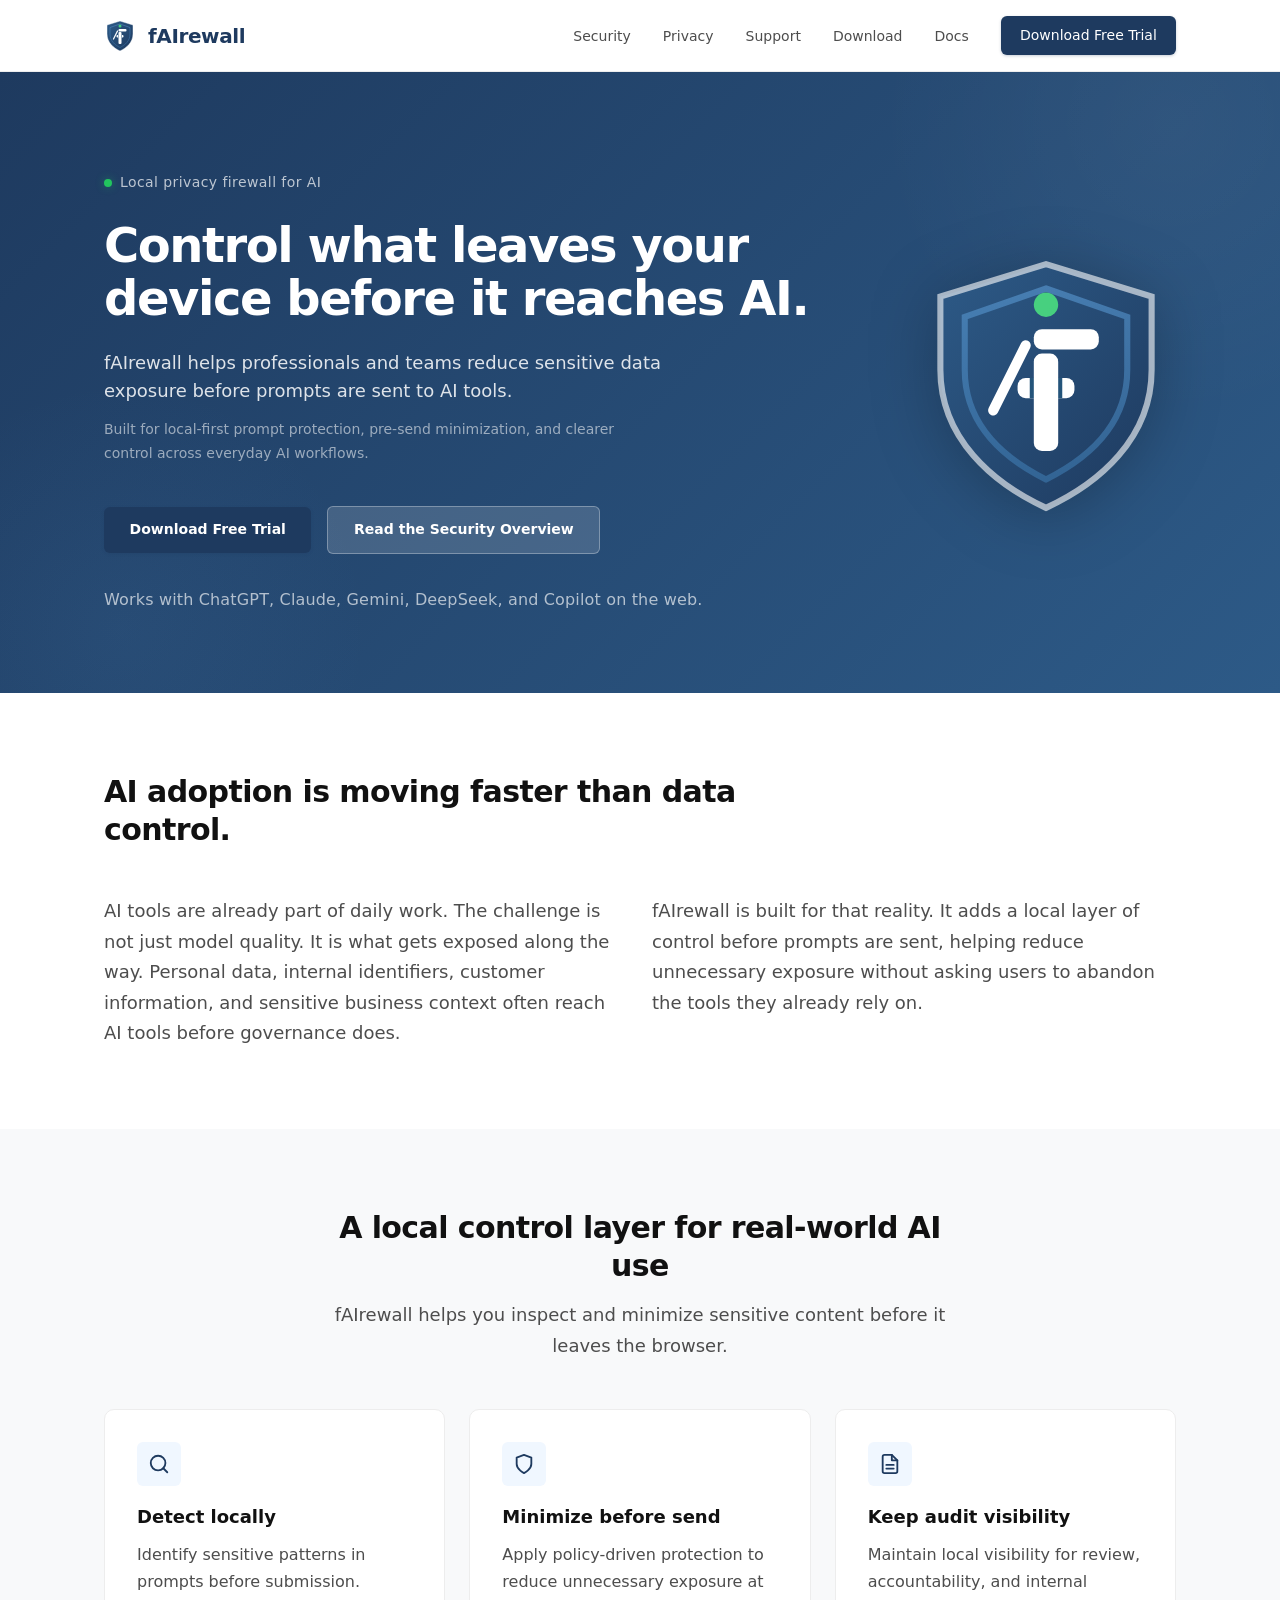
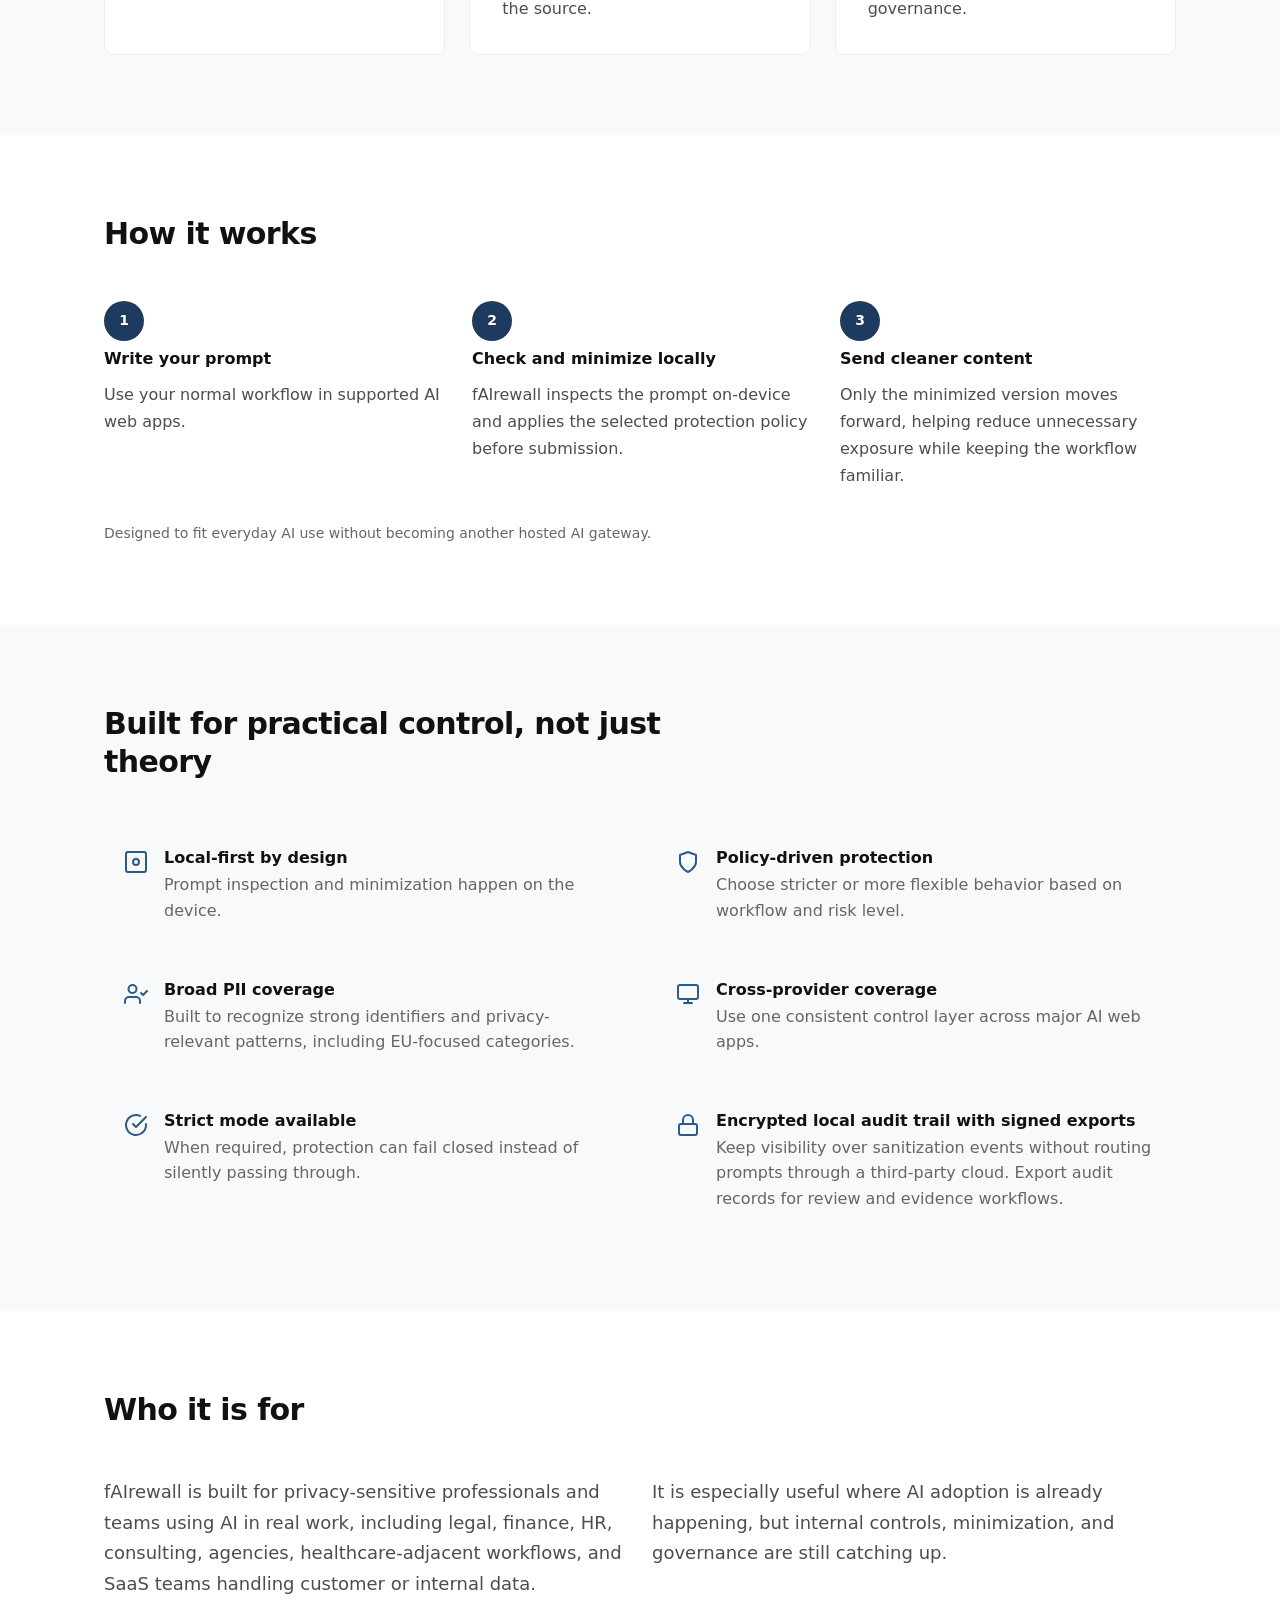
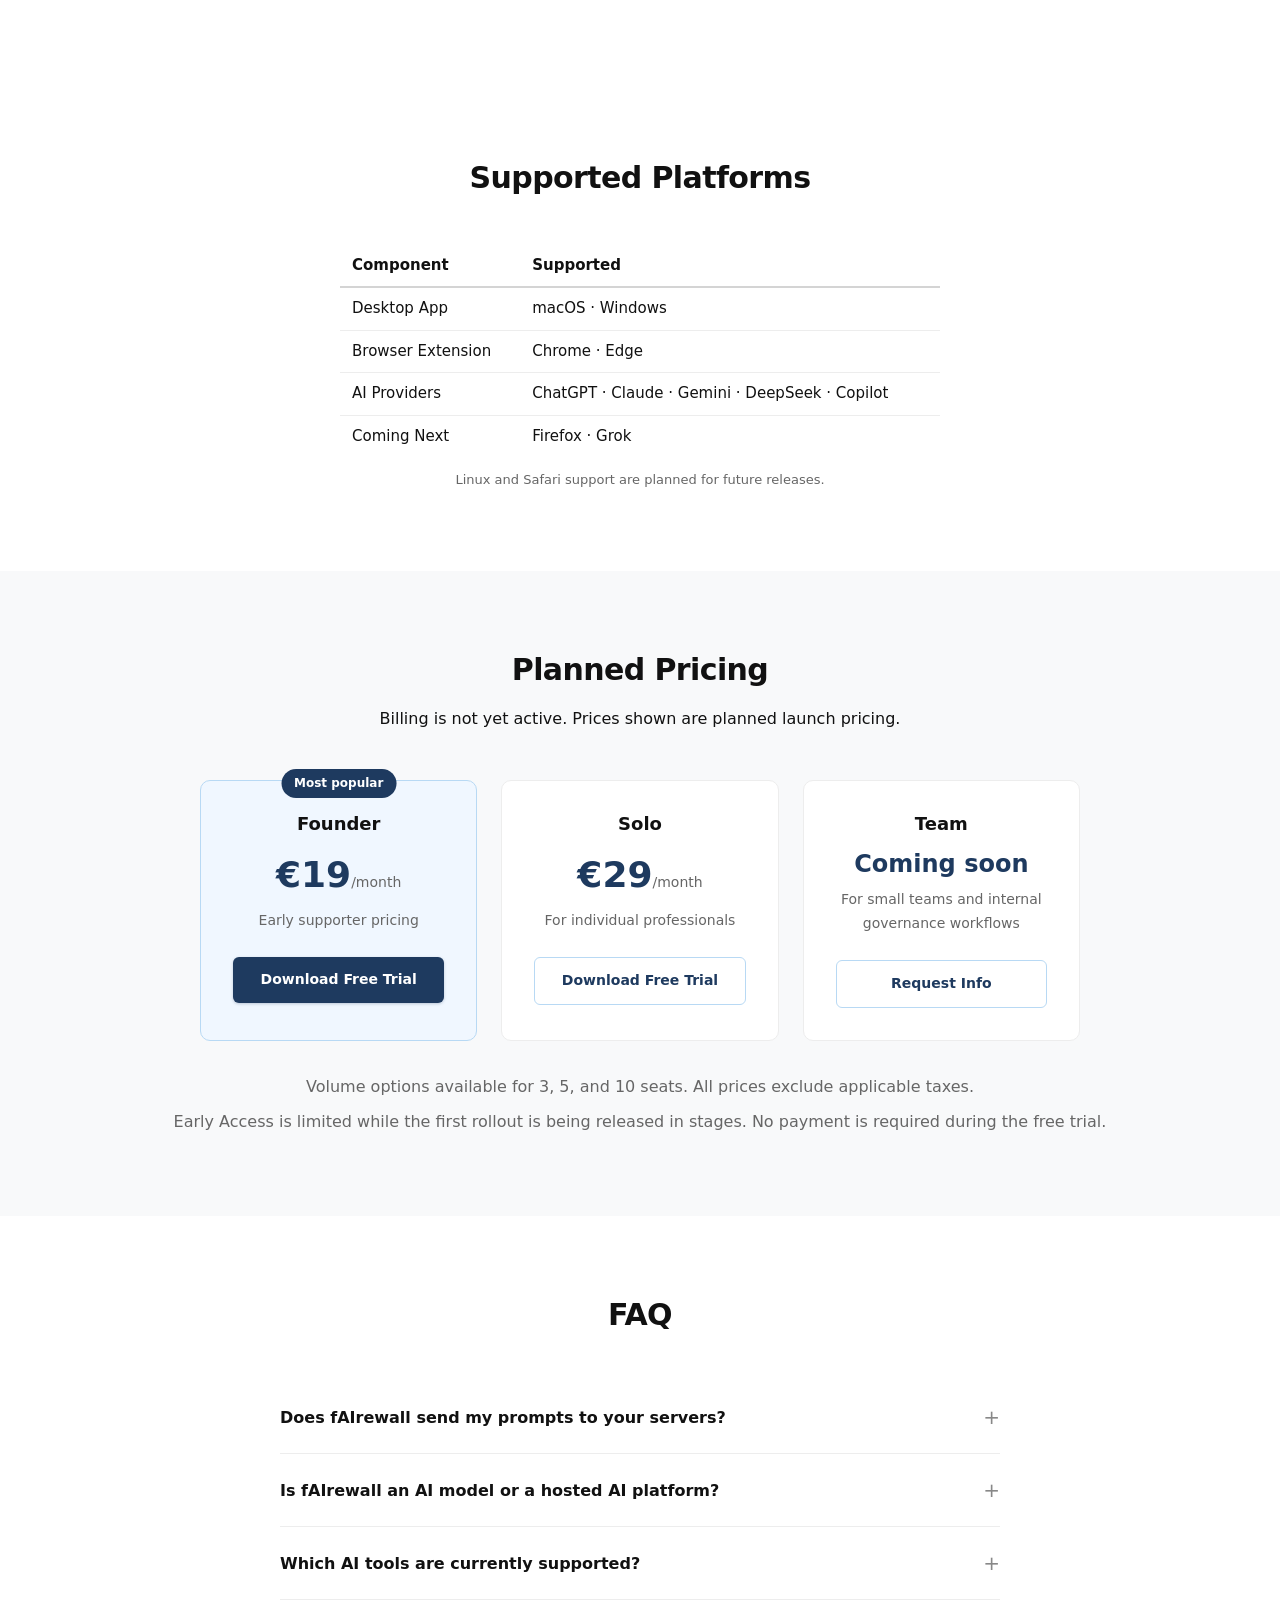
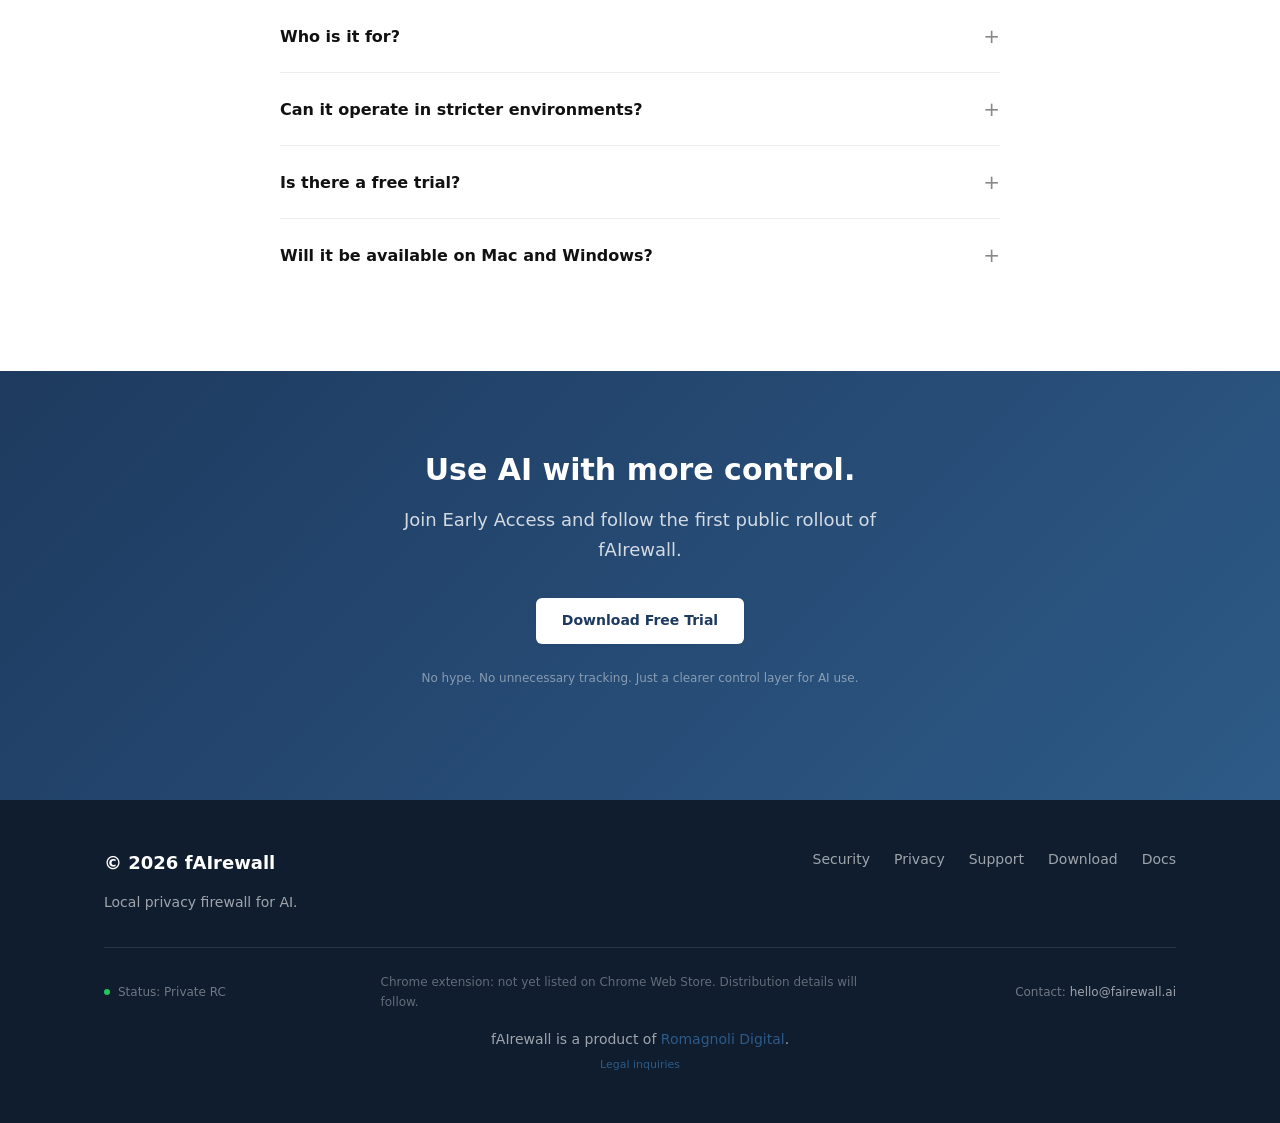
<file: index.html>
<!DOCTYPE html>
<html lang="en">
<head>
  <meta charset="UTF-8" />
  <meta name="viewport" content="width=device-width, initial-scale=1.0" />
  <meta name="theme-color" content="#1e3a5f" />
  <title>fAIrewall — Local privacy firewall for AI</title>
  <meta name="description" content="fAIrewall helps professionals and teams reduce sensitive data exposure before prompts are sent to AI tools. Local-first, policy-driven, audit-ready." />
  <link rel="icon" type="image/png" href="favicon.png" />
  <link rel="stylesheet" href="styles.css" />
</head>
<body>
  <header class="site-header" id="siteHeader">
    <div class="container">
      <a href="/" class="site-logo" aria-label="fAIrewall home">
        <svg width="32" height="32" viewBox="0 0 64 64" xmlns="http://www.w3.org/2000/svg" aria-hidden="true">
          <defs><linearGradient id="hSG" x1="0%" y1="0%" x2="100%" y2="100%"><stop offset="0%" stop-color="#2d5a87"/><stop offset="100%" stop-color="#1e3a5f"/></linearGradient><linearGradient id="hHG" x1="0%" y1="0%" x2="0%" y2="100%"><stop offset="0%" stop-color="#5a9ad4"/><stop offset="100%" stop-color="#3d7ab0"/></linearGradient></defs>
          <path d="M32 2 L58 10 L58 28 C58 45 45 56 32 62 C19 56 6 45 6 28 L6 10 Z" fill="url(#hSG)"/><path d="M32 2 L58 10 L58 28 C58 45 45 56 32 62 C19 56 6 45 6 28 L6 10 Z" fill="none" stroke="#fff" stroke-width="1.5" opacity="0.6"/><path d="M32 8 L52 15 L52 28 C52 42 42 50 32 55 C22 50 12 42 12 28 L12 15 Z" fill="none" stroke="url(#hHG)" stroke-width="1.5" opacity="0.6"/>
          <g fill="#fff"><rect x="29" y="24" width="6" height="24" rx="2"/><rect x="29" y="18" width="16" height="5" rx="2"/><rect x="25" y="30" width="14" height="5" rx="2"/></g>
          <rect x="28" y="30" width="1" height="5" fill="#24547a"/><rect x="35" y="30" width="1" height="5" fill="#24547a"/>
          <line x1="27" y1="22" x2="19" y2="38" stroke="#fff" stroke-width="2.5" stroke-linecap="round"/><circle cx="32" cy="12" r="3" fill="#4ade80" opacity="0.9"/>
        </svg>
        fAIrewall
      </a>
      <nav><ul class="nav-links" id="navLinks">
       <li><a href="security.html">Security</a></li><li><a href="privacy.html">Privacy</a></li><li><a href="support.html">Support</a></li><li><a href="download.html">Download</a></li><li><a href="docs.html">Docs</a></li>
        <li><a href="download.html" class="btn btn-primary btn-sm">Download Free Trial</a></li>
      </ul></nav>
      <button class="menu-toggle" id="menuToggle" aria-label="Toggle menu"><span></span><span></span><span></span></button>
    </div>
  </header>

  <section class="hero">
    <div class="container hero-grid">
      <div class="hero-content">
        <div class="hero-eyebrow">Local privacy firewall for AI</div>
        <h1>Control what leaves your device before it reaches AI.</h1>
        <p class="hero-sub">fAIrewall helps professionals and teams reduce sensitive data exposure before prompts are sent to AI tools.</p>
        <p class="hero-support">Built for local-first prompt protection, pre-send minimization, and clearer control across everyday AI workflows.</p>
        <div class="hero-actions">
          <a href="download.html" class="btn btn-primary">Download Free Trial</a>
          <a href="security.html" class="btn btn-light">Read the Security Overview</a>
        </div>
        <p class="hero-providers">Works with ChatGPT, Claude, Gemini, DeepSeek, and Copilot on the web.</p>
      </div>
      <div class="hero-visual">
        <svg class="hero-shield" viewBox="0 0 64 64" xmlns="http://www.w3.org/2000/svg">
          <defs><linearGradient id="hsG" x1="0%" y1="0%" x2="100%" y2="100%"><stop offset="0%" stop-color="#2d5a87"/><stop offset="100%" stop-color="#1e3a5f"/></linearGradient><linearGradient id="hhG" x1="0%" y1="0%" x2="0%" y2="100%"><stop offset="0%" stop-color="#5a9ad4"/><stop offset="100%" stop-color="#3d7ab0"/></linearGradient></defs>
          <path d="M32 2 L58 10 L58 28 C58 45 45 56 32 62 C19 56 6 45 6 28 L6 10 Z" fill="url(#hsG)"/><path d="M32 2 L58 10 L58 28 C58 45 45 56 32 62 C19 56 6 45 6 28 L6 10 Z" fill="none" stroke="#fff" stroke-width="1.5" opacity="0.6"/><path d="M32 8 L52 15 L52 28 C52 42 42 50 32 55 C22 50 12 42 12 28 L12 15 Z" fill="none" stroke="url(#hhG)" stroke-width="1.5" opacity="0.6"/>
          <g fill="#fff"><rect x="29" y="24" width="6" height="24" rx="2"/><rect x="29" y="18" width="16" height="5" rx="2"/><rect x="25" y="30" width="14" height="5" rx="2"/></g>
          <rect x="28" y="30" width="1" height="5" fill="#24547a"/><rect x="35" y="30" width="1" height="5" fill="#24547a"/>
          <line x1="27" y1="22" x2="19" y2="38" stroke="#fff" stroke-width="2.5" stroke-linecap="round"/><circle class="shield-dot" cx="32" cy="12" r="3" fill="#4ade80" opacity="0.9"/>
        </svg>
      </div>
    </div>
  </section>

  <section class="section" id="why"><div class="container">
    <div class="section-header fade-up"><h2 class="section-title">AI adoption is moving faster than data control.</h2></div>
    <div class="grid-2 fade-up">
      <p class="section-intro">AI tools are already part of daily work. The challenge is not just model quality. It is what gets exposed along the way. Personal data, internal identifiers, customer information, and sensitive business context often reach AI tools before governance does.</p>
      <p class="section-intro">fAIrewall is built for that reality. It adds a local layer of control before prompts are sent, helping reduce unnecessary exposure without asking users to abandon the tools they already rely on.</p>
    </div>
  </div></section>

  <section class="section section-alt" id="what"><div class="container">
    <div class="section-header centered fade-up"><h2 class="section-title">A local control layer for real-world AI use</h2><p class="section-intro">fAIrewall helps you inspect and minimize sensitive content before it leaves the browser.</p></div>
    <div class="grid-3 fade-up">
      <div class="card"><div class="card-icon"><svg viewBox="0 0 24 24" fill="none" stroke="currentColor" stroke-width="2" stroke-linecap="round" stroke-linejoin="round"><circle cx="11" cy="11" r="8"/><line x1="21" y1="21" x2="16.65" y2="16.65"/></svg></div><h3>Detect locally</h3><p>Identify sensitive patterns in prompts before submission.</p></div>
      <div class="card"><div class="card-icon"><svg viewBox="0 0 24 24" fill="none" stroke="currentColor" stroke-width="2" stroke-linecap="round" stroke-linejoin="round"><path d="M12 22s8-4 8-10V5l-8-3-8 3v7c0 6 8 10 8 10z"/></svg></div><h3>Minimize before send</h3><p>Apply policy-driven protection to reduce unnecessary exposure at the source.</p></div>
      <div class="card"><div class="card-icon"><svg viewBox="0 0 24 24" fill="none" stroke="currentColor" stroke-width="2" stroke-linecap="round" stroke-linejoin="round"><path d="M14 2H6a2 2 0 0 0-2 2v16a2 2 0 0 0 2 2h12a2 2 0 0 0 2-2V8z"/><polyline points="14 2 14 8 20 8"/><line x1="16" y1="13" x2="8" y2="13"/><line x1="16" y1="17" x2="8" y2="17"/></svg></div><h3>Keep audit visibility</h3><p>Maintain local visibility for review, accountability, and internal governance.</p></div>
    </div>
  </div></section>

  <section class="section" id="how"><div class="container">
    <div class="section-header fade-up"><h2 class="section-title">How it works</h2></div>
    <div class="steps fade-up">
      <div class="step"><h3>Write your prompt</h3><p>Use your normal workflow in supported AI web apps.</p></div>
      <div class="step"><h3>Check and minimize locally</h3><p>fAIrewall inspects the prompt on-device and applies the selected protection policy before submission.</p></div>
      <div class="step"><h3>Send cleaner content</h3><p>Only the minimized version moves forward, helping reduce unnecessary exposure while keeping the workflow familiar.</p></div>
    </div>
    <p class="section-intro fade-up" style="margin-top:var(--space-8);font-size:var(--text-sm);color:var(--text-muted);">Designed to fit everyday AI use without becoming another hosted AI gateway.</p>
  </div></section>

  <section class="section section-alt" id="capabilities"><div class="container">
    <div class="section-header fade-up"><h2 class="section-title">Built for practical control, not just theory</h2></div>
    <div class="capabilities fade-up">
      <div class="capability"><svg class="capability-icon" viewBox="0 0 24 24" fill="none" stroke="currentColor" stroke-width="2" stroke-linecap="round" stroke-linejoin="round"><rect x="2" y="2" width="20" height="20" rx="2"/><circle cx="12" cy="12" r="3"/></svg><div><h3>Local-first by design</h3><p>Prompt inspection and minimization happen on the device.</p></div></div>
      <div class="capability"><svg class="capability-icon" viewBox="0 0 24 24" fill="none" stroke="currentColor" stroke-width="2" stroke-linecap="round" stroke-linejoin="round"><path d="M12 22s8-4 8-10V5l-8-3-8 3v7c0 6 8 10 8 10z"/></svg><div><h3>Policy-driven protection</h3><p>Choose stricter or more flexible behavior based on workflow and risk level.</p></div></div>
      <div class="capability"><svg class="capability-icon" viewBox="0 0 24 24" fill="none" stroke="currentColor" stroke-width="2" stroke-linecap="round" stroke-linejoin="round"><path d="M16 21v-2a4 4 0 0 0-4-4H5a4 4 0 0 0-4 4v2"/><circle cx="8.5" cy="7" r="4"/><polyline points="17 11 19 13 23 9"/></svg><div><h3>Broad PII coverage</h3><p>Built to recognize strong identifiers and privacy-relevant patterns, including EU-focused categories.</p></div></div>
      <div class="capability"><svg class="capability-icon" viewBox="0 0 24 24" fill="none" stroke="currentColor" stroke-width="2" stroke-linecap="round" stroke-linejoin="round"><rect x="2" y="3" width="20" height="14" rx="2"/><line x1="8" y1="21" x2="16" y2="21"/><line x1="12" y1="17" x2="12" y2="21"/></svg><div><h3>Cross-provider coverage</h3><p>Use one consistent control layer across major AI web apps.</p></div></div>
      <div class="capability"><svg class="capability-icon" viewBox="0 0 24 24" fill="none" stroke="currentColor" stroke-width="2" stroke-linecap="round" stroke-linejoin="round"><path d="M22 11.08V12a10 10 0 1 1-5.93-9.14"/><polyline points="22 4 12 14.01 9 11.01"/></svg><div><h3>Strict mode available</h3><p>When required, protection can fail closed instead of silently passing through.</p></div></div>
      <div class="capability"><svg class="capability-icon" viewBox="0 0 24 24" fill="none" stroke="currentColor" stroke-width="2" stroke-linecap="round" stroke-linejoin="round"><rect x="3" y="11" width="18" height="11" rx="2" ry="2"/><path d="M7 11V7a5 5 0 0 1 10 0v4"/></svg><div><h3>Encrypted local audit trail with signed exports</h3><p>Keep visibility over sanitization events without routing prompts through a third-party cloud. Export audit records for review and evidence workflows.</p></div></div>
    </div>
  </div></section>

  <section class="section" id="who"><div class="container">
    <div class="section-header fade-up"><h2 class="section-title">Who it is for</h2></div>
    <div class="grid-2 fade-up">
      <p class="section-intro">fAIrewall is built for privacy-sensitive professionals and teams using AI in real work, including legal, finance, HR, consulting, agencies, healthcare-adjacent workflows, and SaaS teams handling customer or internal data.</p>
      <p class="section-intro">It is especially useful where AI adoption is already happening, but internal controls, minimization, and governance are still catching up.</p>
    </div>
  </div></section>
<section class="section" id="compatibility"><div class="container">
    <div class="section-header centered fade-up"><h2 class="section-title">Supported Platforms</h2></div>
    <div class="fade-up" style="max-width:600px;margin:0 auto;">
      <table style="width:100%;border-collapse:collapse;font-size:15px;margin-top:var(--space-6);">
        <thead><tr style="border-bottom:2px solid var(--neutral-200);text-align:left;">
          <th style="padding:var(--space-2) var(--space-3);">Component</th>
          <th style="padding:var(--space-2) var(--space-3);">Supported</th>
        </tr></thead>
        <tbody>
          <tr style="border-bottom:1px solid var(--neutral-100);"><td style="padding:var(--space-2) var(--space-3);">Desktop App</td><td style="padding:var(--space-2) var(--space-3);">macOS · Windows</td></tr>
          <tr style="border-bottom:1px solid var(--neutral-100);"><td style="padding:var(--space-2) var(--space-3);">Browser Extension</td><td style="padding:var(--space-2) var(--space-3);">Chrome · Edge</td></tr>
          <tr style="border-bottom:1px solid var(--neutral-100);"><td style="padding:var(--space-2) var(--space-3);">AI Providers</td><td style="padding:var(--space-2) var(--space-3);">ChatGPT · Claude · Gemini · DeepSeek · Copilot</td></tr>
          <tr><td style="padding:var(--space-2) var(--space-3);">Coming Next</td><td style="padding:var(--space-2) var(--space-3);">Firefox · Grok</td></tr>
        </tbody>
      </table>
      <p style="font-size:13px;color:var(--neutral-500);margin-top:var(--space-3);text-align:center;">Linux and Safari support are planned for future releases.</p>
    </div>
  </div></section>
  <section class="section section-alt" id="pricing"><div class="container">
    <div class="section-header centered fade-up"><h2 class="section-title">Planned Pricing</h2><p class="section-subtitle">Billing is not yet active. Prices shown are planned launch pricing.</p></div>
    <div class="pricing-grid fade-up">
      <div class="pricing-card featured"><h3>Founder</h3><div class="price">&euro;19<span class="price-period">/month</span></div><p class="price-desc">Early supporter pricing</p><a href="download.html" class="btn btn-primary" style="width:100%">Download Free Trial</a></div>
      <div class="pricing-card"><h3>Solo</h3><div class="price">&euro;29<span class="price-period">/month</span></div><p class="price-desc">For individual professionals</p><a href="download.html" class="btn btn-secondary" style="width:100%">Download Free Trial</a></div>
      <div class="pricing-card"><h3>Team</h3><div class="price" style="font-size:var(--text-2xl);margin-top:var(--space-2);">Coming soon</div><p class="price-desc">For small teams and internal governance workflows</p><a href="mailto:support@fairewall.ai?subject=Early%20Access%20Request%20-%20Team" class="btn btn-secondary" style="width:100%">Request Info</a></div>
    </div>
    <p class="pricing-note fade-up">Volume options available for 3, 5, and 10 seats. All prices exclude applicable taxes.</p>
    <p class="pricing-note fade-up" style="margin-top:var(--space-2);">Early Access is limited while the first rollout is being released in stages. No payment is required during the free trial.</p>
  </div></section>

  <section class="section" id="faq"><div class="container">
    <div class="section-header centered fade-up"><h2 class="section-title">FAQ</h2></div>
    <div class="faq-list fade-up">
      <div class="faq-item"><button class="faq-q" aria-expanded="false">Does fAIrewall send my prompts to your servers?</button><div class="faq-a"><p>No. fAIrewall processes prompts locally on your device and does not send them to fAIrewall servers. When you submit a prompt, only the minimized version is sent directly to your chosen AI provider.</p></div></div>
      <div class="faq-item"><button class="faq-q" aria-expanded="false">Is fAIrewall an AI model or a hosted AI platform?</button><div class="faq-a"><p>No. It is a local control layer designed to help reduce sensitive data exposure before prompts are submitted to the AI tools you already use.</p></div></div>
<div class="faq-item"><button class="faq-q" aria-expanded="false">Which AI tools are currently supported?</button><div class="faq-a"><p>Current web support includes ChatGPT, Claude, Gemini, DeepSeek, and Copilot.</p></div></div>
      <div class="faq-item"><button class="faq-q" aria-expanded="false">Who is it for?</button><div class="faq-a"><p>It is designed for professionals and teams who want more control over what gets exposed to AI tools during everyday work.</p></div></div>
      <div class="faq-item"><button class="faq-q" aria-expanded="false">Can it operate in stricter environments?</button><div class="faq-a"><p>Yes. fAIrewall is designed to support stricter operational modes when silent fallback is not acceptable.</p></div></div>
      <div class="faq-item"><button class="faq-q" aria-expanded="false">Is there a free trial?</button><div class="faq-a"><p>A 14-day free trial is available. Download fAIrewall to get started.</p></div></div>
      <div class="faq-item"><button class="faq-q" aria-expanded="false">Will it be available on Mac and Windows?</button><div class="faq-a"><p>Yes. Early rollout targets both macOS and Windows.</p></div></div>
    </div>
  </div></section>

  <section class="final-cta"><div class="container">
    <h2>Use AI with more control.</h2>
    <p>Join Early Access and follow the first public rollout of fAIrewall.</p>
    <a href="download.html" class="btn btn-primary" style="background:var(--neutral-0);color:var(--brand-700);">Download Free Trial</a>
    <p class="micro">No hype. No unnecessary tracking. Just a clearer control layer for AI use.</p>
  </div></section>

 <footer class="site-footer"><div class="container">
    <div class="footer-inner">
      <div><div class="footer-brand">&copy; 2026 fAIrewall</div><p>Local privacy firewall for AI.</p></div>
<ul class="footer-links"><li><a href="security.html">Security</a></li><li><a href="privacy.html">Privacy</a></li><li><a href="support.html">Support</a></li><li><a href="download.html">Download</a></li><li><a href="docs.html">Docs</a></li></ul>    </div>
    <div class="footer-meta">
      <span class="footer-status"><span class="dot"></span> Status: Private RC</span>
      <span class="footer-disclosure">Chrome extension: not yet listed on Chrome Web Store. Distribution details will follow.</span>
      <span class="footer-contact">Contact: <a href="mailto:hello@fairewall.ai">hello@fairewall.ai</a></span>
      <div class="footer-legal" style="text-align:center;width:100%;"><div>fAIrewall is a product of <a href="https://romagnolidigital.com" target="_blank" rel="noopener">Romagnoli Digital</a>.</div><div style="font-size:11px;margin-top:4px;"><a href="mailto:hello@fairewall.ai">Legal inquiries</a></div></div>
    </div>
  </div></footer>

  <script>
    const header=document.getElementById('siteHeader');window.addEventListener('scroll',()=>{header.classList.toggle('scrolled',window.scrollY>10)});
    const toggle=document.getElementById('menuToggle'),links=document.getElementById('navLinks');toggle.addEventListener('click',()=>{links.classList.toggle('open');toggle.classList.toggle('open')});
    document.querySelectorAll('.faq-q').forEach(btn=>{btn.addEventListener('click',()=>{const item=btn.parentElement,isOpen=item.classList.contains('open');document.querySelectorAll('.faq-item').forEach(i=>i.classList.remove('open'));document.querySelectorAll('.faq-q').forEach(b=>b.setAttribute('aria-expanded','false'));if(!isOpen){item.classList.add('open');btn.setAttribute('aria-expanded','true')}})});
    const observer=new IntersectionObserver(entries=>{entries.forEach(e=>{if(e.isIntersecting)e.target.classList.add('visible')})},{threshold:0.1,rootMargin:'0px 0px -40px 0px'});document.querySelectorAll('.fade-up').forEach(el=>observer.observe(el));
  </script>
</body>
</html>
</file>
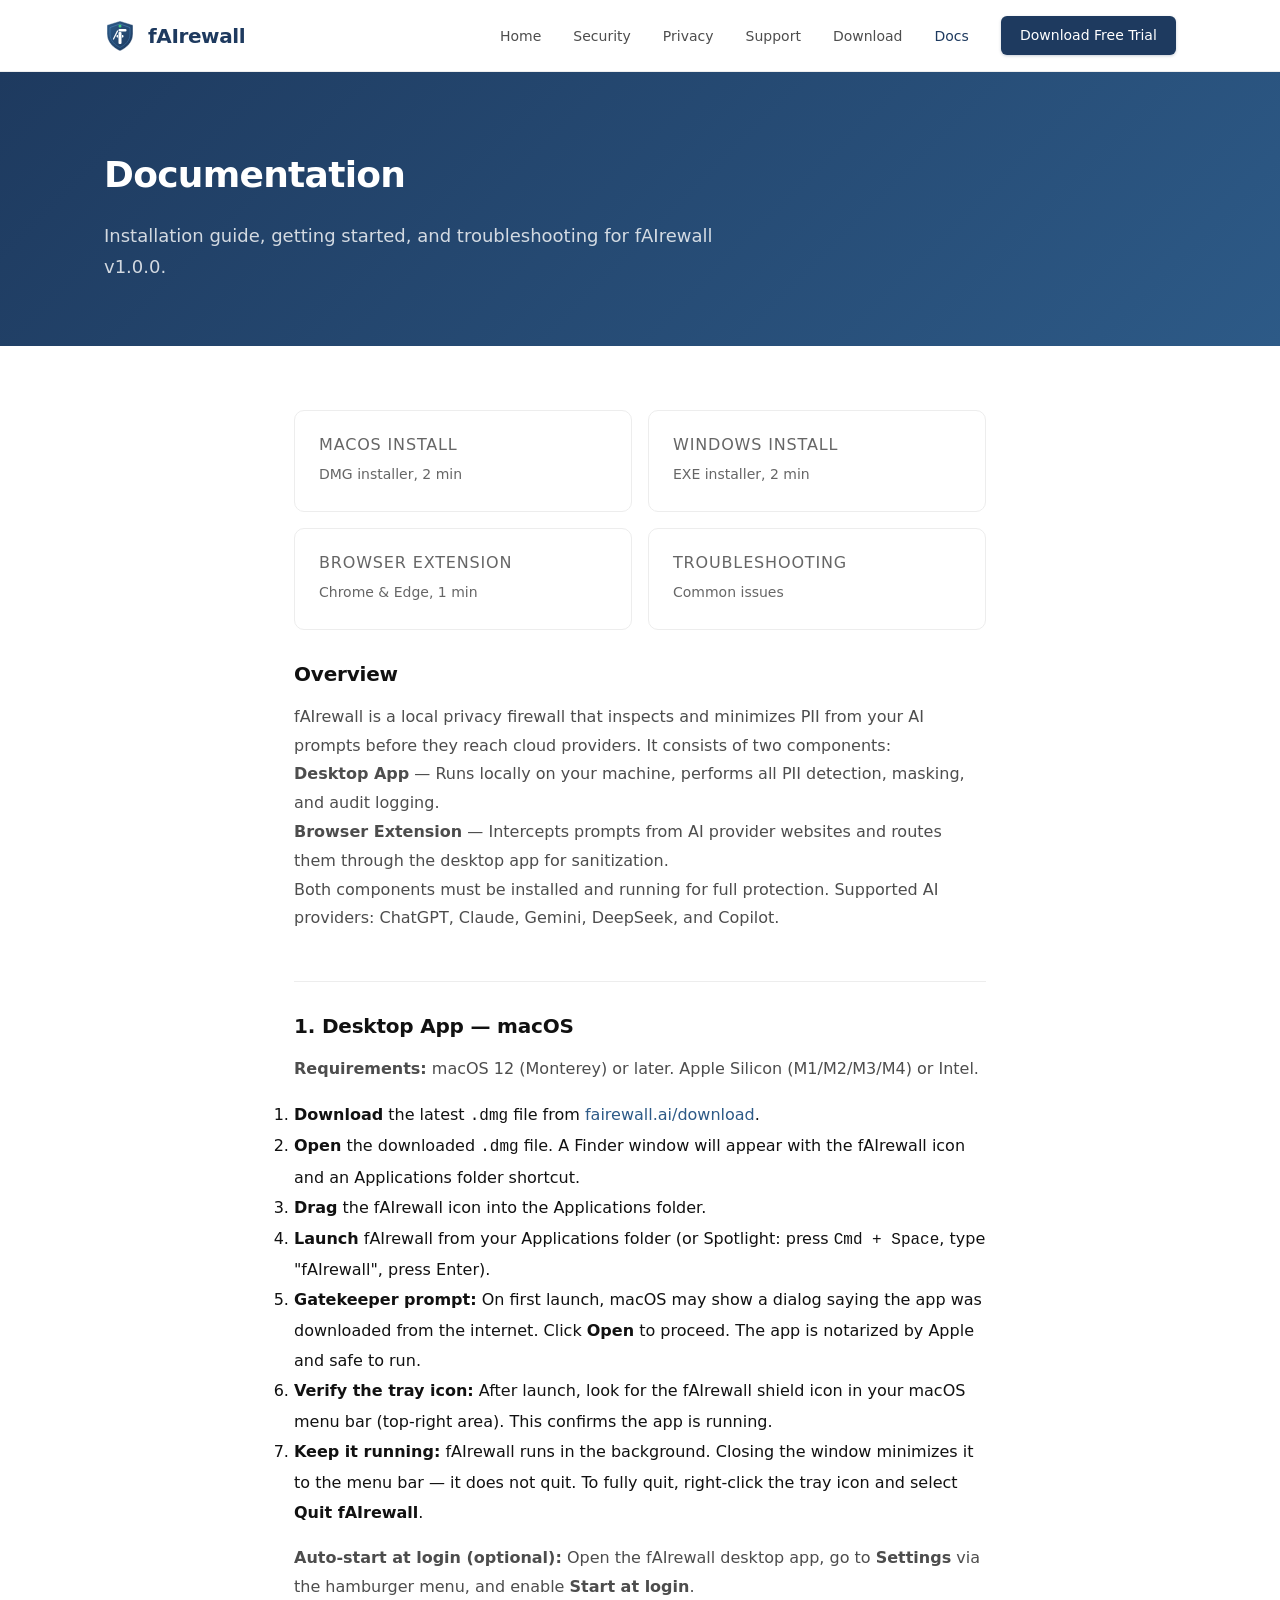
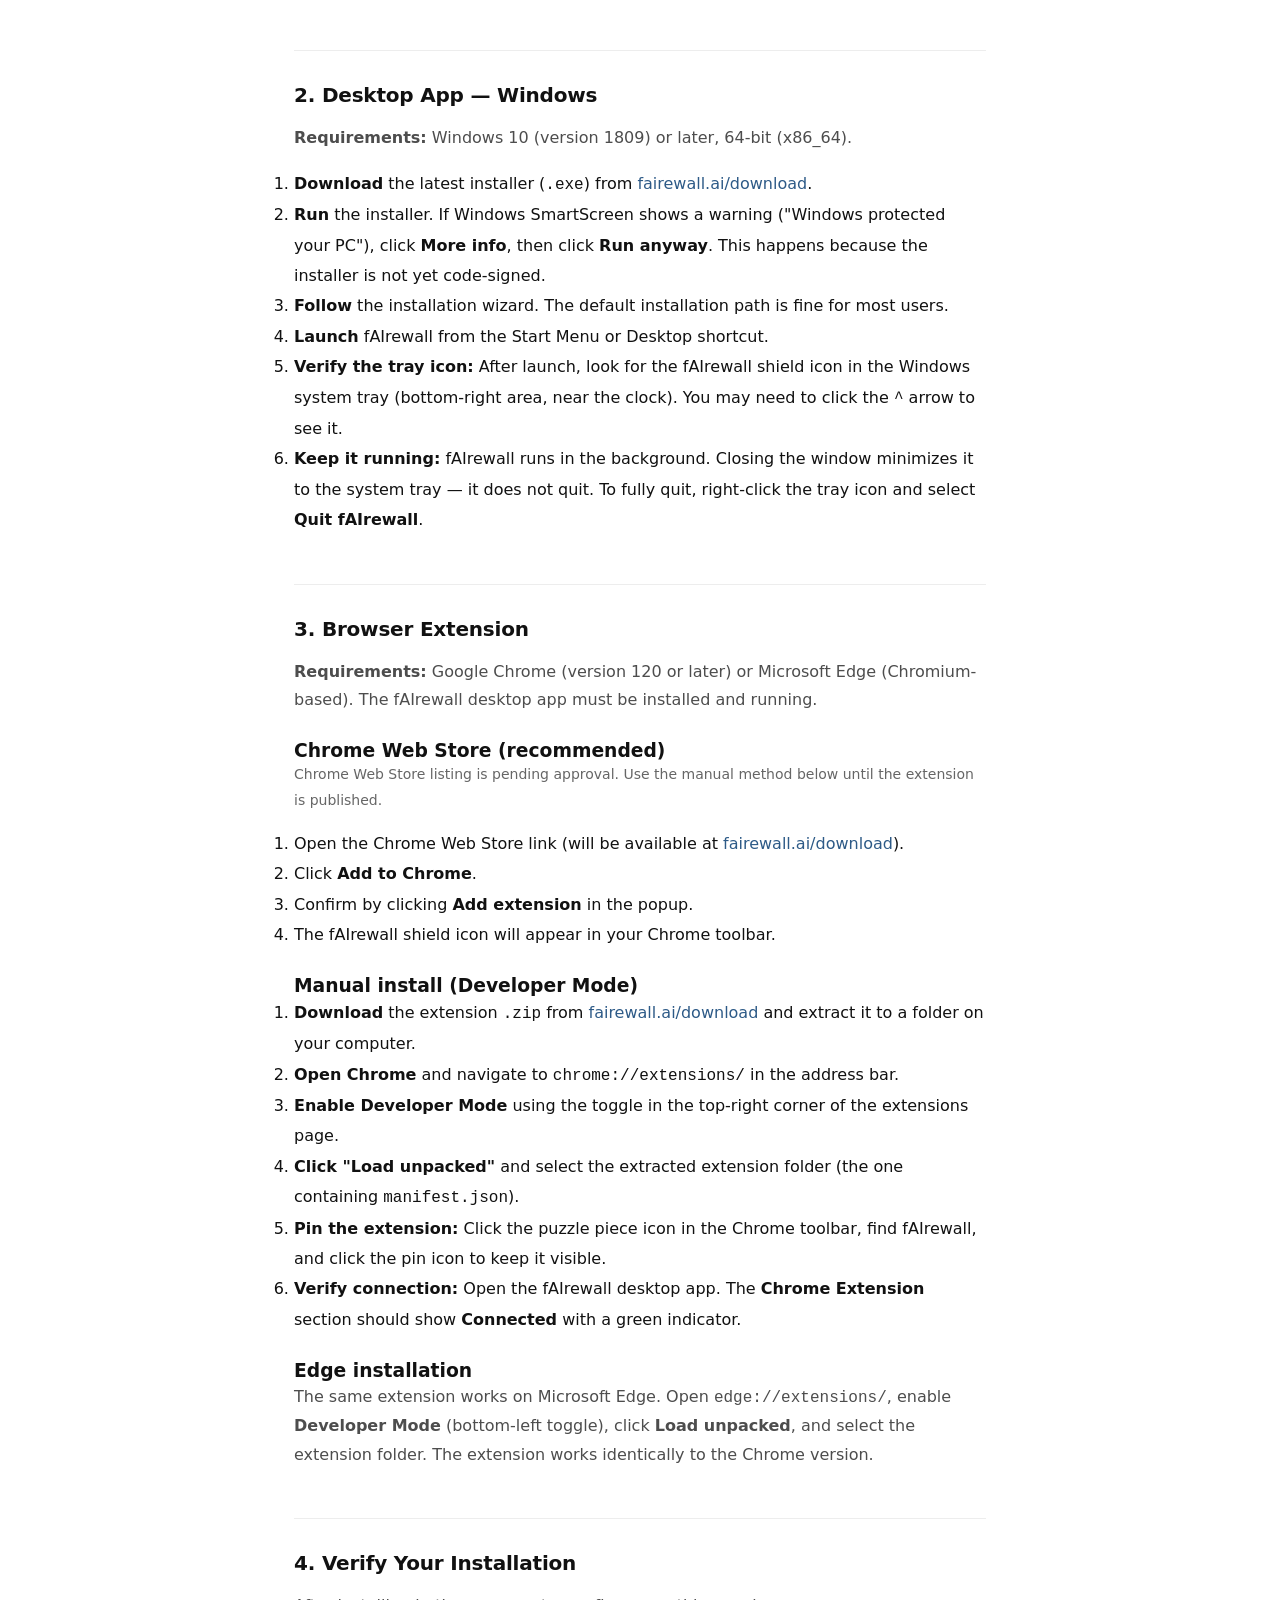
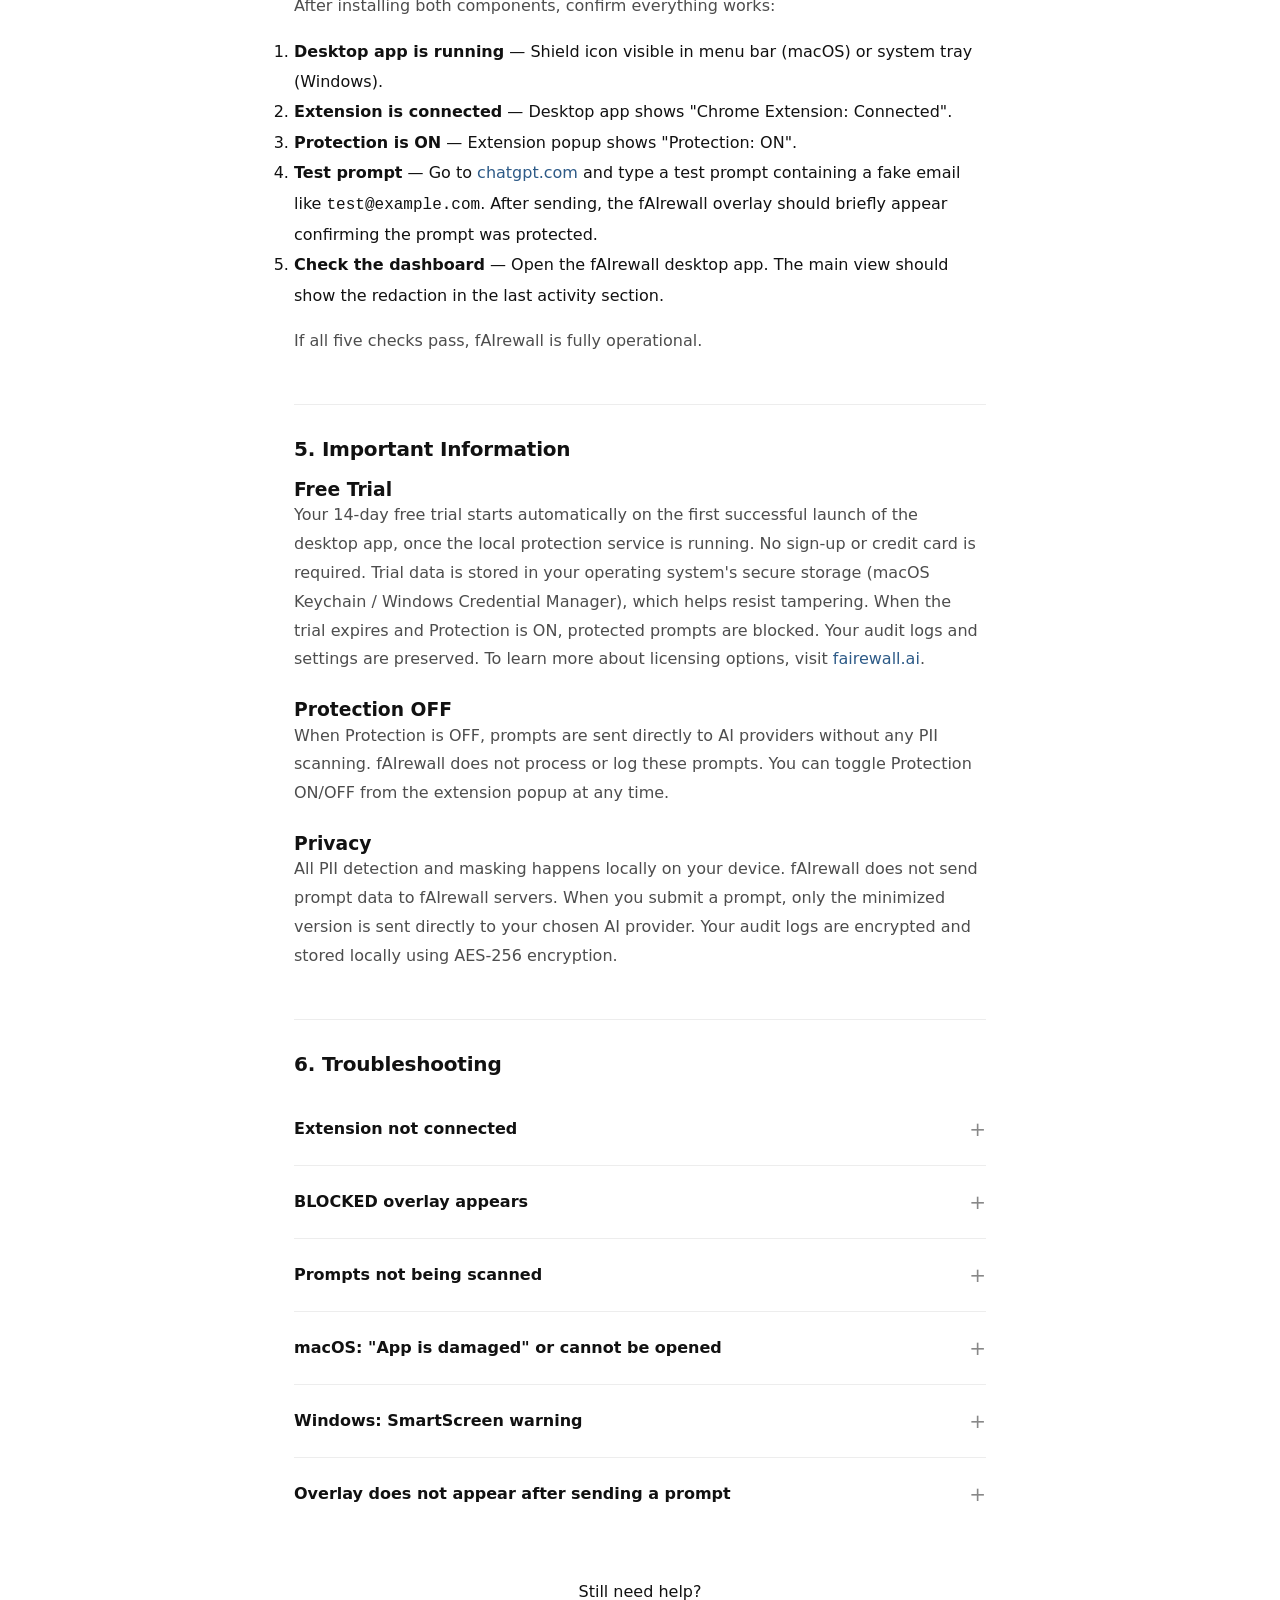
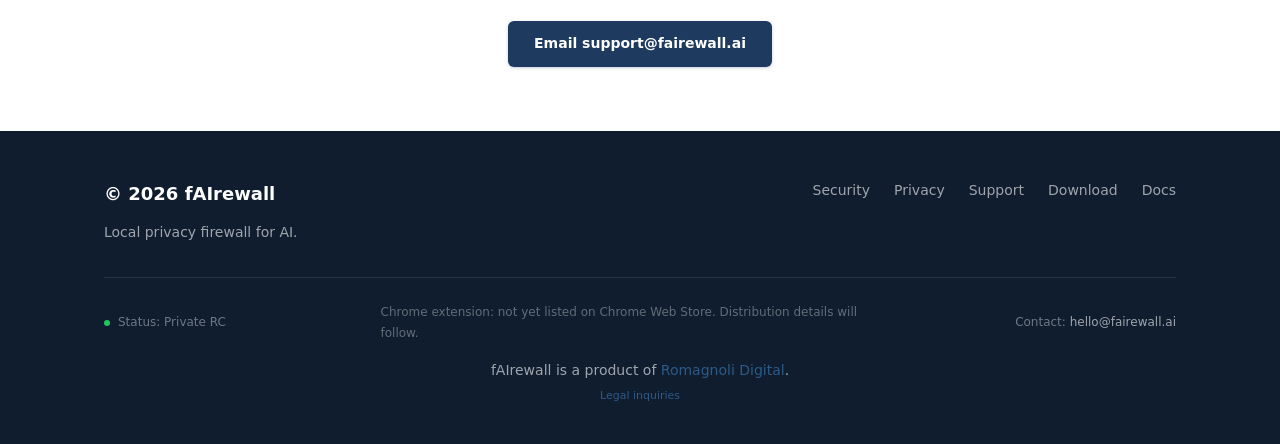
<file: docs.html>
<!DOCTYPE html>
<html lang="en">
<head>
  <meta charset="UTF-8" />
  <meta name="viewport" content="width=device-width, initial-scale=1.0" />
  <meta name="theme-color" content="#1e3a5f" />
  <title>Documentation — fAIrewall</title>
  <meta name="description" content="Installation guide, getting started, and troubleshooting for fAIrewall desktop app and browser extension." />
  <link rel="icon" type="image/png" href="favicon.png" />
  <link rel="stylesheet" href="styles.css" />
</head>
<body>
  <header class="site-header" id="siteHeader">
    <div class="container">
      <a href="/" class="site-logo" aria-label="fAIrewall home">
        <svg width="32" height="32" viewBox="0 0 64 64" xmlns="http://www.w3.org/2000/svg" aria-hidden="true">
          <defs><linearGradient id="hSG" x1="0%" y1="0%" x2="100%" y2="100%"><stop offset="0%" stop-color="#2d5a87"/><stop offset="100%" stop-color="#1e3a5f"/></linearGradient><linearGradient id="hHG" x1="0%" y1="0%" x2="0%" y2="100%"><stop offset="0%" stop-color="#5a9ad4"/><stop offset="100%" stop-color="#3d7ab0"/></linearGradient></defs>
          <path d="M32 2 L58 10 L58 28 C58 45 45 56 32 62 C19 56 6 45 6 28 L6 10 Z" fill="url(#hSG)"/><path d="M32 2 L58 10 L58 28 C58 45 45 56 32 62 C19 56 6 45 6 28 L6 10 Z" fill="none" stroke="#fff" stroke-width="1.5" opacity="0.6"/><path d="M32 8 L52 15 L52 28 C52 42 42 50 32 55 C22 50 12 42 12 28 L12 15 Z" fill="none" stroke="url(#hHG)" stroke-width="1.5" opacity="0.6"/>
          <g fill="#fff"><rect x="29" y="24" width="6" height="24" rx="2"/><rect x="29" y="18" width="16" height="5" rx="2"/><rect x="25" y="30" width="14" height="5" rx="2"/></g>
          <rect x="28" y="30" width="1" height="5" fill="#24547a"/><rect x="35" y="30" width="1" height="5" fill="#24547a"/>
          <line x1="27" y1="22" x2="19" y2="38" stroke="#fff" stroke-width="2.5" stroke-linecap="round"/><circle cx="32" cy="12" r="3" fill="#4ade80" opacity="0.9"/>
        </svg>
        fAIrewall
      </a>
      <nav><ul class="nav-links" id="navLinks">
<li><a href="/">Home</a></li><li><a href="security.html">Security</a></li><li><a href="privacy.html">Privacy</a></li><li><a href="support.html">Support</a></li><li><a href="download.html">Download</a></li><li><a href="docs.html" style="color:var(--brand-700)">Docs</a></li>
        <li><a href="download.html" class="btn btn-primary btn-sm">Download Free Trial</a></li>
      </ul></nav>
      <button class="menu-toggle" id="menuToggle" aria-label="Toggle menu"><span></span><span></span><span></span></button>
    </div>
  </header>

  <section class="page-hero"><div class="container">
    <h1>Documentation</h1>
    <p>Installation guide, getting started, and troubleshooting for fAIrewall v1.0.0.</p>
  </div></section>

  <div class="page-content"><div class="container">

    <!-- Quick nav -->
    <div class="contact-grid" style="margin-bottom:var(--space-8);">
      <div class="contact-block"><h3><a href="#install-mac" style="color:inherit;text-decoration:none;">macOS Install</a></h3><p style="font-size:14px;color:var(--neutral-500);">DMG installer, 2 min</p></div>
      <div class="contact-block"><h3><a href="#install-win" style="color:inherit;text-decoration:none;">Windows Install</a></h3><p style="font-size:14px;color:var(--neutral-500);">EXE installer, 2 min</p></div>
      <div class="contact-block"><h3><a href="#install-ext" style="color:inherit;text-decoration:none;">Browser Extension</a></h3><p style="font-size:14px;color:var(--neutral-500);">Chrome &amp; Edge, 1 min</p></div>
      <div class="contact-block"><h3><a href="#troubleshooting" style="color:inherit;text-decoration:none;">Troubleshooting</a></h3><p style="font-size:14px;color:var(--neutral-500);">Common issues</p></div>
    </div>

    <!-- Overview -->
    <div class="page-section">
      <h2>Overview</h2>
      <p>fAIrewall is a local privacy firewall that inspects and minimizes PII from your AI prompts before they reach cloud providers. It consists of two components:</p>
      <p><strong>Desktop App</strong> — Runs locally on your machine, performs all PII detection, masking, and audit logging.<br>
      <strong>Browser Extension</strong> — Intercepts prompts from AI provider websites and routes them through the desktop app for sanitization.</p>
      <p>Both components must be installed and running for full protection. Supported AI providers: ChatGPT, Claude, Gemini, DeepSeek, and Copilot.</p>
    </div>

    <!-- macOS -->
    <div class="page-section" id="install-mac">
      <h2>1. Desktop App — macOS</h2>
      <p><strong>Requirements:</strong> macOS 12 (Monterey) or later. Apple Silicon (M1/M2/M3/M4) or Intel.</p>
      <ol style="line-height:1.9;margin-top:var(--space-4);">
        <li><strong>Download</strong> the latest <code>.dmg</code> file from <a href="download.html">fairewall.ai/download</a>.</li>
        <li><strong>Open</strong> the downloaded <code>.dmg</code> file. A Finder window will appear with the fAIrewall icon and an Applications folder shortcut.</li>
        <li><strong>Drag</strong> the fAIrewall icon into the Applications folder.</li>
        <li><strong>Launch</strong> fAIrewall from your Applications folder (or Spotlight: press <code>Cmd + Space</code>, type "fAIrewall", press Enter).</li>
        <li><strong>Gatekeeper prompt:</strong> On first launch, macOS may show a dialog saying the app was downloaded from the internet. Click <strong>Open</strong> to proceed. The app is notarized by Apple and safe to run.</li>
        <li><strong>Verify the tray icon:</strong> After launch, look for the fAIrewall shield icon in your macOS menu bar (top-right area). This confirms the app is running.</li>
        <li><strong>Keep it running:</strong> fAIrewall runs in the background. Closing the window minimizes it to the menu bar — it does not quit. To fully quit, right-click the tray icon and select <strong>Quit fAIrewall</strong>.</li>
      </ol>
      <p style="margin-top:var(--space-4);"><strong>Auto-start at login (optional):</strong> Open the fAIrewall desktop app, go to <strong>Settings</strong> via the hamburger menu, and enable <strong>Start at login</strong>.</p>
    </div>

    <!-- Windows -->
    <div class="page-section" id="install-win">
      <h2>2. Desktop App — Windows</h2>
      <p><strong>Requirements:</strong> Windows 10 (version 1809) or later, 64-bit (x86_64).</p>
      <ol style="line-height:1.9;margin-top:var(--space-4);">
        <li><strong>Download</strong> the latest installer (<code>.exe</code>) from <a href="download.html">fairewall.ai/download</a>.</li>
        <li><strong>Run</strong> the installer. If Windows SmartScreen shows a warning ("Windows protected your PC"), click <strong>More info</strong>, then click <strong>Run anyway</strong>. This happens because the installer is not yet code-signed.</li>
        <li><strong>Follow</strong> the installation wizard. The default installation path is fine for most users.</li>
        <li><strong>Launch</strong> fAIrewall from the Start Menu or Desktop shortcut.</li>
        <li><strong>Verify the tray icon:</strong> After launch, look for the fAIrewall shield icon in the Windows system tray (bottom-right area, near the clock). You may need to click the <code>^</code> arrow to see it.</li>
        <li><strong>Keep it running:</strong> fAIrewall runs in the background. Closing the window minimizes it to the system tray — it does not quit. To fully quit, right-click the tray icon and select <strong>Quit fAIrewall</strong>.</li>
      </ol>
    </div>

    <!-- Extension -->
    <div class="page-section" id="install-ext">
      <h2>3. Browser Extension</h2>
      <p><strong>Requirements:</strong> Google Chrome (version 120 or later) or Microsoft Edge (Chromium-based). The fAIrewall desktop app must be installed and running.</p>

      <h3 style="margin-top:var(--space-6);">Chrome Web Store (recommended)</h3>
      <p style="font-size:14px;color:var(--neutral-500);margin-bottom:var(--space-4);">Chrome Web Store listing is pending approval. Use the manual method below until the extension is published.</p>
      <ol style="line-height:1.9;">
        <li>Open the Chrome Web Store link (will be available at <a href="download.html">fairewall.ai/download</a>).</li>
        <li>Click <strong>Add to Chrome</strong>.</li>
        <li>Confirm by clicking <strong>Add extension</strong> in the popup.</li>
        <li>The fAIrewall shield icon will appear in your Chrome toolbar.</li>
      </ol>

      <h3 style="margin-top:var(--space-6);">Manual install (Developer Mode)</h3>
      <ol style="line-height:1.9;">
        <li><strong>Download</strong> the extension <code>.zip</code> from <a href="download.html">fairewall.ai/download</a> and extract it to a folder on your computer.</li>
        <li><strong>Open Chrome</strong> and navigate to <code>chrome://extensions/</code> in the address bar.</li>
        <li><strong>Enable Developer Mode</strong> using the toggle in the top-right corner of the extensions page.</li>
        <li><strong>Click "Load unpacked"</strong> and select the extracted extension folder (the one containing <code>manifest.json</code>).</li>
        <li><strong>Pin the extension:</strong> Click the puzzle piece icon in the Chrome toolbar, find fAIrewall, and click the pin icon to keep it visible.</li>
        <li><strong>Verify connection:</strong> Open the fAIrewall desktop app. The <strong>Chrome Extension</strong> section should show <strong>Connected</strong> with a green indicator.</li>
      </ol>

      <h3 style="margin-top:var(--space-6);">Edge installation</h3>
      <p>The same extension works on Microsoft Edge. Open <code>edge://extensions/</code>, enable <strong>Developer Mode</strong> (bottom-left toggle), click <strong>Load unpacked</strong>, and select the extension folder. The extension works identically to the Chrome version.</p>
    </div>

    <!-- Verify -->
    <div class="page-section" id="verify">
      <h2>4. Verify Your Installation</h2>
      <p>After installing both components, confirm everything works:</p>
      <ol style="line-height:1.9;margin-top:var(--space-4);">
        <li><strong>Desktop app is running</strong> — Shield icon visible in menu bar (macOS) or system tray (Windows).</li>
        <li><strong>Extension is connected</strong> — Desktop app shows "Chrome Extension: Connected".</li>
        <li><strong>Protection is ON</strong> — Extension popup shows "Protection: ON".</li>
        <li><strong>Test prompt</strong> — Go to <a href="https://chatgpt.com" target="_blank" rel="noopener">chatgpt.com</a> and type a test prompt containing a fake email like <code>test@example.com</code>. After sending, the fAIrewall overlay should briefly appear confirming the prompt was protected.</li>
        <li><strong>Check the dashboard</strong> — Open the fAIrewall desktop app. The main view should show the redaction in the last activity section.</li>
      </ol>
      <p style="margin-top:var(--space-4);">If all five checks pass, fAIrewall is fully operational.</p>
    </div>

    <!-- Important info -->
    <div class="page-section" id="important">
      <h2>5. Important Information</h2>

      <h3 style="margin-top:var(--space-4);">Free Trial</h3>
      <p>Your 14-day free trial starts automatically on the first successful launch of the desktop app, once the local protection service is running. No sign-up or credit card is required. Trial data is stored in your operating system's secure storage (macOS Keychain / Windows Credential Manager), which helps resist tampering. When the trial expires and Protection is ON, protected prompts are blocked. Your audit logs and settings are preserved. To learn more about licensing options, visit <a href="/#pricing">fairewall.ai</a>.</p>

      <h3 style="margin-top:var(--space-6);">Protection OFF</h3>
      <p>When Protection is OFF, prompts are sent directly to AI providers without any PII scanning. fAIrewall does not process or log these prompts. You can toggle Protection ON/OFF from the extension popup at any time.</p>

      <h3 style="margin-top:var(--space-6);">Privacy</h3>
      <p>All PII detection and masking happens locally on your device. fAIrewall does not send prompt data to fAIrewall servers. When you submit a prompt, only the minimized version is sent directly to your chosen AI provider. Your audit logs are encrypted and stored locally using AES-256 encryption.</p>
    </div>

    <!-- Troubleshooting -->
    <div class="page-section" id="troubleshooting">
      <h2>6. Troubleshooting</h2>

      <div class="faq-item"><button class="faq-q" aria-expanded="false">Extension not connected</button><div class="faq-a">
        <p>Make sure the fAIrewall desktop app is running (check for the tray icon). Refresh the AI provider page in Chrome. If using manual install, ensure the extension is enabled in <code>chrome://extensions/</code>.</p>
      </div></div>

      <div class="faq-item"><button class="faq-q" aria-expanded="false">BLOCKED overlay appears</button><div class="faq-a">
        <p><strong>If trial expired:</strong> Your 14-day trial has ended. Learn more at <a href="/#pricing">fairewall.ai</a>.</p>
        <p><strong>If in Strict mode:</strong> The desktop app must be running for prompts to be sent. Open the desktop app and verify the tray icon is visible.</p>
      </div></div>

      <div class="faq-item"><button class="faq-q" aria-expanded="false">Prompts not being scanned</button><div class="faq-a">
        <p>Check that Protection is <strong>ON</strong> in the extension popup. Make sure you are on a supported AI provider: ChatGPT, Claude, Gemini, DeepSeek, or Copilot. Try refreshing the page.</p>
      </div></div>

      <div class="faq-item"><button class="faq-q" aria-expanded="false">macOS: "App is damaged" or cannot be opened</button><div class="faq-a">
        <p>This should not happen with the notarized build. If it does: open <strong>System Preferences → Privacy &amp; Security</strong>, scroll down to find the fAIrewall entry, and click <strong>Open Anyway</strong>.</p>
      </div></div>

      <div class="faq-item"><button class="faq-q" aria-expanded="false">Windows: SmartScreen warning</button><div class="faq-a">
        <p>This is expected until a Windows code signing certificate is obtained. Click <strong>More info → Run anyway</strong> to proceed. The app is safe.</p>
      </div></div>

      <div class="faq-item"><button class="faq-q" aria-expanded="false">Overlay does not appear after sending a prompt</button><div class="faq-a">
        <p>The overlay appears briefly at the bottom-right corner of the browser window. If you do not see it: verify the extension is pinned and active, check that the desktop app is running, and try refreshing the AI provider page. If the issue persists, open Chrome DevTools (<code>F12</code>), go to the Console tab, and look for any fAIrewall-related error messages.</p>
      </div></div>
    </div>

    <!-- Need help -->
    <div style="margin-top:var(--space-12);text-align:center;">
      <p style="margin-bottom:var(--space-4);">Still need help?</p>
      <a href="mailto:support@fairewall.ai" class="btn btn-primary">Email support@fairewall.ai</a>
    </div>

  </div></div>

  <footer class="site-footer"><div class="container">
    <div class="footer-inner">
      <div><div class="footer-brand">&copy; 2026 fAIrewall</div><p>Local privacy firewall for AI.</p></div>
<ul class="footer-links"><li><a href="security.html">Security</a></li><li><a href="privacy.html">Privacy</a></li><li><a href="support.html">Support</a></li><li><a href="download.html">Download</a></li><li><a href="docs.html">Docs</a></li></ul>
    </div>
    <div class="footer-meta">
      <span class="footer-status"><span class="dot"></span> Status: Private RC</span>
      <span class="footer-disclosure">Chrome extension: not yet listed on Chrome Web Store. Distribution details will follow.</span>
      <span class="footer-contact">Contact: <a href="mailto:hello@fairewall.ai">hello@fairewall.ai</a></span>
      <div class="footer-legal" style="text-align:center;width:100%;"><div>fAIrewall is a product of <a href="https://romagnolidigital.com" target="_blank" rel="noopener">Romagnoli Digital</a>.</div><div style="font-size:11px;margin-top:4px;"><a href="mailto:hello@fairewall.ai">Legal inquiries</a></div></div>
    </div>
  </div></footer>

  <script>
    const header=document.getElementById('siteHeader');window.addEventListener('scroll',()=>{header.classList.toggle('scrolled',window.scrollY>10)});
    const toggle=document.getElementById('menuToggle'),links=document.getElementById('navLinks');toggle.addEventListener('click',()=>{links.classList.toggle('open');toggle.classList.toggle('open')});
    document.querySelectorAll('.faq-q').forEach(btn=>{btn.addEventListener('click',()=>{const item=btn.parentElement,isOpen=item.classList.contains('open');document.querySelectorAll('.faq-item').forEach(i=>i.classList.remove('open'));document.querySelectorAll('.faq-q').forEach(b=>b.setAttribute('aria-expanded','false'));if(!isOpen){item.classList.add('open');btn.setAttribute('aria-expanded','true')}})});
  </script>
</body>
</html>
</file>
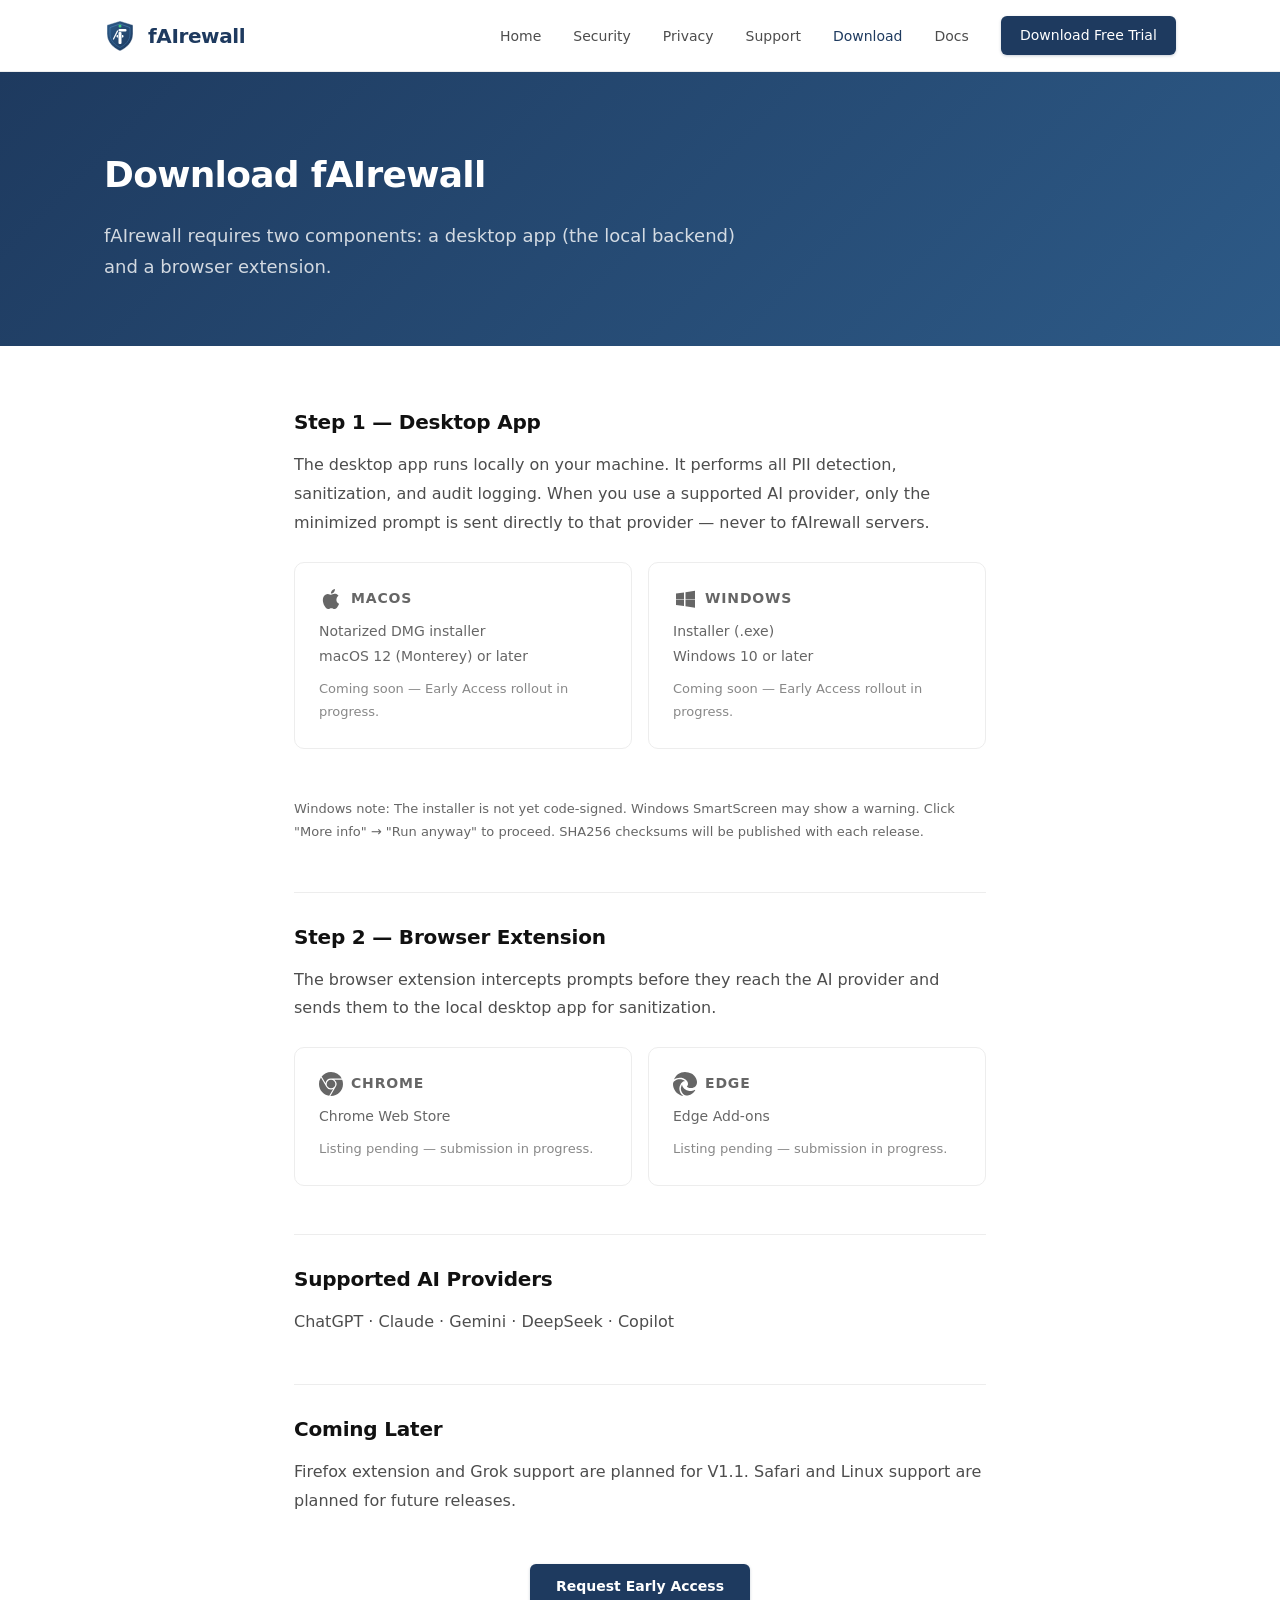
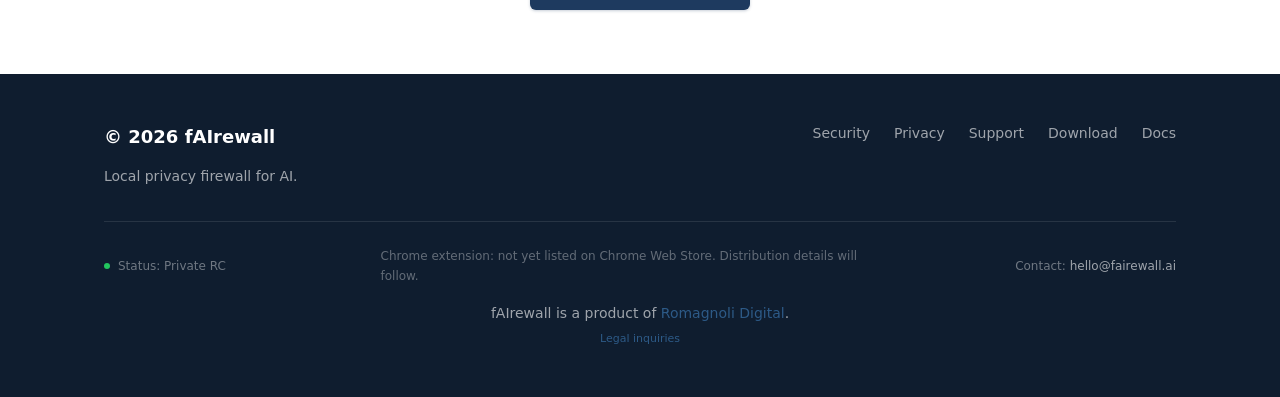
<file: download.html>
<!DOCTYPE html>
<html lang="en">
<head>
  <meta charset="UTF-8" />
  <meta name="viewport" content="width=device-width, initial-scale=1.0" />
  <meta name="theme-color" content="#1e3a5f" />
  <title>Download — fAIrewall</title>
  <meta name="description" content="Download fAIrewall desktop app and browser extension. Available for macOS, Windows, Chrome and Edge." />
  <link rel="icon" type="image/png" href="favicon.png" />
  <link rel="stylesheet" href="styles.css" />
</head>
<body>
  <header class="site-header" id="siteHeader">
    <div class="container">
      <a href="/" class="site-logo" aria-label="fAIrewall home">
        <svg width="32" height="32" viewBox="0 0 64 64" xmlns="http://www.w3.org/2000/svg" aria-hidden="true">
          <defs><linearGradient id="hSG" x1="0%" y1="0%" x2="100%" y2="100%"><stop offset="0%" stop-color="#2d5a87"/><stop offset="100%" stop-color="#1e3a5f"/></linearGradient><linearGradient id="hHG" x1="0%" y1="0%" x2="0%" y2="100%"><stop offset="0%" stop-color="#5a9ad4"/><stop offset="100%" stop-color="#3d7ab0"/></linearGradient></defs>
          <path d="M32 2 L58 10 L58 28 C58 45 45 56 32 62 C19 56 6 45 6 28 L6 10 Z" fill="url(#hSG)"/><path d="M32 2 L58 10 L58 28 C58 45 45 56 32 62 C19 56 6 45 6 28 L6 10 Z" fill="none" stroke="#fff" stroke-width="1.5" opacity="0.6"/><path d="M32 8 L52 15 L52 28 C52 42 42 50 32 55 C22 50 12 42 12 28 L12 15 Z" fill="none" stroke="url(#hHG)" stroke-width="1.5" opacity="0.6"/>
          <g fill="#fff"><rect x="29" y="24" width="6" height="24" rx="2"/><rect x="29" y="18" width="16" height="5" rx="2"/><rect x="25" y="30" width="14" height="5" rx="2"/></g>
          <rect x="28" y="30" width="1" height="5" fill="#24547a"/><rect x="35" y="30" width="1" height="5" fill="#24547a"/>
          <line x1="27" y1="22" x2="19" y2="38" stroke="#fff" stroke-width="2.5" stroke-linecap="round"/><circle cx="32" cy="12" r="3" fill="#4ade80" opacity="0.9"/>
        </svg>
        fAIrewall
      </a>
      <nav><ul class="nav-links" id="navLinks">
<li><a href="/">Home</a></li><li><a href="security.html">Security</a></li><li><a href="privacy.html">Privacy</a></li><li><a href="support.html">Support</a></li><li><a href="download.html" style="color:var(--brand-700)">Download</a></li><li><a href="docs.html">Docs</a></li>
        <li><a href="download.html" class="btn btn-primary btn-sm">Download Free Trial</a></li>
      </ul></nav>
      <button class="menu-toggle" id="menuToggle" aria-label="Toggle menu"><span></span><span></span><span></span></button>
    </div>
  </header>

  <section class="page-hero"><div class="container">
    <h1>Download fAIrewall</h1>
    <p>fAIrewall requires two components: a desktop app (the local backend) and a browser extension.</p>
  </div></section>

  <div class="page-content"><div class="container">

    <div class="page-section">
      <h2>Step 1 — Desktop App</h2>
      <p>The desktop app runs locally on your machine. It performs all PII detection, sanitization, and audit logging. When you use a supported AI provider, only the minimized prompt is sent directly to that provider — never to fAIrewall servers.</p>
      <div class="contact-grid" style="margin-top:var(--space-6);">
        <div class="contact-block">
          <h3 style="display:flex;align-items:center;gap:8px;"><svg width="24" height="24" viewBox="0 0 24 24" fill="currentColor"><path d="M18.71 19.5c-.83 1.24-1.71 2.45-3.05 2.47-1.34.03-1.77-.79-3.29-.79-1.53 0-2 .77-3.27.82-1.31.05-2.3-1.32-3.14-2.53C4.25 17 2.94 12.45 4.7 9.39c.87-1.52 2.43-2.48 4.12-2.51 1.28-.02 2.5.87 3.29.87.78 0 2.26-1.07 3.8-.91.65.03 2.47.26 3.64 1.98-.09.06-2.17 1.28-2.15 3.81.03 3.02 2.65 4.03 2.68 4.04-.03.07-.42 1.44-1.38 2.83M13 3.5c.73-.83 1.94-1.46 2.94-1.5.13 1.17-.34 2.35-1.04 3.19-.69.85-1.83 1.51-2.95 1.42-.15-1.15.41-2.35 1.05-3.11z"/></svg>macOS</h3>
          <p style="font-size:14px;color:var(--neutral-500);">Notarized DMG installer<br>macOS 12 (Monterey) or later</p>
          <p style="font-size:13px;color:var(--neutral-400);margin-top:var(--space-2);">Coming soon — Early Access rollout in progress.</p>
        </div>
        <div class="contact-block">
          <h3 style="display:flex;align-items:center;gap:8px;"><svg width="24" height="24" viewBox="0 0 24 24" fill="currentColor"><path d="M3 12V6.5l8-1.1V12H3zm0 .5h8v6.6l-8-1.1V12.5zM12.5 12V5.2L22 3.8V12h-9.5zm0 .5H22v8.2l-9.5-1.4V12.5z"/></svg>Windows</h3>
          <p style="font-size:14px;color:var(--neutral-500);">Installer (.exe)<br>Windows 10 or later</p>
          <p style="font-size:13px;color:var(--neutral-400);margin-top:var(--space-2);">Coming soon — Early Access rollout in progress.</p>
        </div>
      </div>
      <p style="font-size:13px;color:var(--neutral-500);margin-top:var(--space-4);">Windows note: The installer is not yet code-signed. Windows SmartScreen may show a warning. Click "More info" → "Run anyway" to proceed. SHA256 checksums will be published with each release.</p>
    </div>

    <div class="page-section">
      <h2>Step 2 — Browser Extension</h2>
      <p>The browser extension intercepts prompts before they reach the AI provider and sends them to the local desktop app for sanitization.</p>
      <div class="contact-grid" style="margin-top:var(--space-6);">
        <div class="contact-block">
          <h3 style="display:flex;align-items:center;gap:8px;"><svg width="24" height="24" viewBox="0 0 24 24" fill="currentColor"><path d="M12 0C8.21 0 4.831 1.757 2.632 4.501l3.953 6.848A5.454 5.454 0 0 1 12 6.545h10.691A12 12 0 0 0 12 0zM1.931 5.47A11.943 11.943 0 0 0 0 12c0 6.012 4.42 10.991 10.189 11.864l3.953-6.847a5.45 5.45 0 0 1-6.865-2.29zm13.342 2.166a5.446 5.446 0 0 1 1.45 7.09l.002.001h-.002l-5.344 9.257c.206.01.413.016.621.016 6.627 0 12-5.373 12-12 0-1.54-.29-3.011-.818-4.364zM12 16.364a4.364 4.364 0 1 1 0-8.728 4.364 4.364 0 0 1 0 8.728Z"/></svg>Chrome</h3>
          <p style="font-size:14px;color:var(--neutral-500);">Chrome Web Store</p>
          <p style="font-size:13px;color:var(--neutral-400);margin-top:var(--space-2);">Listing pending — submission in progress.</p>
        </div>
        <div class="contact-block">
          <h3 style="display:flex;align-items:center;gap:8px;"><svg width="24" height="24" viewBox="0 0 24 24" fill="currentColor"><path d="M21.86 17.86q.14 0 .25.12.1.13.1.25t-.11.33l-.32.46-.43.53-.44.5q-.21.25-.38.42l-.22.23q-.58.53-1.34 1.04-.76.51-1.6.91-.86.4-1.74.64t-1.67.24q-.9 0-1.69-.28-.8-.28-1.48-.78-.68-.5-1.22-1.17-.53-.66-.92-1.44-.38-.77-.58-1.6-.2-.83-.2-1.67 0-1 .32-1.96.33-.97.87-1.8.14.95.55 1.77.41.82 1.02 1.5.6.68 1.38 1.21.78.54 1.64.9.86.36 1.77.56.92.2 1.8.2 1.12 0 2.18-.24 1.06-.23 2.06-.72l.2-.1.2-.05zm-15.5-1.27q0 1.1.27 2.15.27 1.06.78 2.03.51.96 1.24 1.77.74.82 1.66 1.4-1.47-.2-2.8-.74-1.33-.55-2.48-1.37-1.15-.83-2.08-1.9-.92-1.07-1.58-2.33T.36 14.94Q0 13.54 0 12.06q0-.81.32-1.49.31-.68.83-1.23.53-.55 1.2-.96.66-.4 1.35-.66.74-.27 1.5-.39.78-.12 1.55-.12.7 0 1.42.1.72.12 1.4.35.68.23 1.32.57.63.35 1.16.83-.35 0-.7.07-.33.07-.65.23v-.02q-.63.28-1.2.74-.57.46-1.05 1.04-.48.58-.87 1.26-.38.67-.65 1.39-.27.71-.42 1.44-.15.72-.15 1.38zM11.96.06q1.7 0 3.33.39 1.63.38 3.07 1.15 1.43.77 2.62 1.93 1.18 1.16 1.98 2.7.49.94.76 1.96.28 1 .28 2.08 0 .89-.23 1.7-.24.8-.69 1.48-.45.68-1.1 1.22-.64.53-1.45.88-.54.24-1.11.36-.58.13-1.16.13-.42 0-.97-.03-.54-.03-1.1-.12-.55-.1-1.05-.28-.5-.19-.84-.5-.12-.09-.23-.24-.1-.16-.1-.33 0-.15.16-.35.16-.2.35-.5.2-.28.36-.68.16-.4.16-.95 0-1.06-.4-1.96-.4-.91-1.06-1.64-.66-.74-1.52-1.28-.86-.55-1.79-.89-.84-.3-1.72-.44-.87-.14-1.76-.14-1.55 0-3.06.45T.94 7.55q.71-1.74 1.81-3.13 1.1-1.38 2.52-2.35Q6.68 1.1 8.37.58q1.7-.52 3.58-.52Z"/></svg>Edge</h3>
          <p style="font-size:14px;color:var(--neutral-500);">Edge Add-ons</p>
          <p style="font-size:13px;color:var(--neutral-400);margin-top:var(--space-2);">Listing pending — submission in progress.</p>
        </div>
      </div>
    </div>

    <div class="page-section">
      <h2>Supported AI Providers</h2>
      <p>ChatGPT · Claude · Gemini · DeepSeek · Copilot</p>
    </div>

    <div class="page-section">
      <h2>Coming Later</h2>
      <p>Firefox extension and Grok support are planned for V1.1. Safari and Linux support are planned for future releases.</p>
    </div>

    <div style="margin-top:var(--space-12);text-align:center;">
      <a href="mailto:hello@fairewall.ai?subject=Early%20Access%20Request" class="btn btn-primary">Request Early Access</a>
    </div>

  </div></div>

  <footer class="site-footer"><div class="container">
    <div class="footer-inner">
      <div><div class="footer-brand">&copy; 2026 fAIrewall</div><p>Local privacy firewall for AI.</p></div>
<ul class="footer-links"><li><a href="security.html">Security</a></li><li><a href="privacy.html">Privacy</a></li><li><a href="support.html">Support</a></li><li><a href="download.html">Download</a></li><li><a href="docs.html">Docs</a></li></ul>
    </div>
    <div class="footer-meta">
      <span class="footer-status"><span class="dot"></span> Status: Private RC</span>
      <span class="footer-disclosure">Chrome extension: not yet listed on Chrome Web Store. Distribution details will follow.</span>
      <span class="footer-contact">Contact: <a href="mailto:hello@fairewall.ai">hello@fairewall.ai</a></span>
      <div class="footer-legal" style="text-align:center;width:100%;"><div>fAIrewall is a product of <a href="https://romagnolidigital.com" target="_blank" rel="noopener">Romagnoli Digital</a>.</div><div style="font-size:11px;margin-top:4px;"><a href="mailto:hello@fairewall.ai">Legal inquiries</a></div></div>
    </div>
  </div></footer>

  <script>
    const header=document.getElementById('siteHeader');window.addEventListener('scroll',()=>{header.classList.toggle('scrolled',window.scrollY>10)});
    const toggle=document.getElementById('menuToggle'),links=document.getElementById('navLinks');toggle.addEventListener('click',()=>{links.classList.toggle('open');toggle.classList.toggle('open')});
  </script>
</body>
</html>
</file>
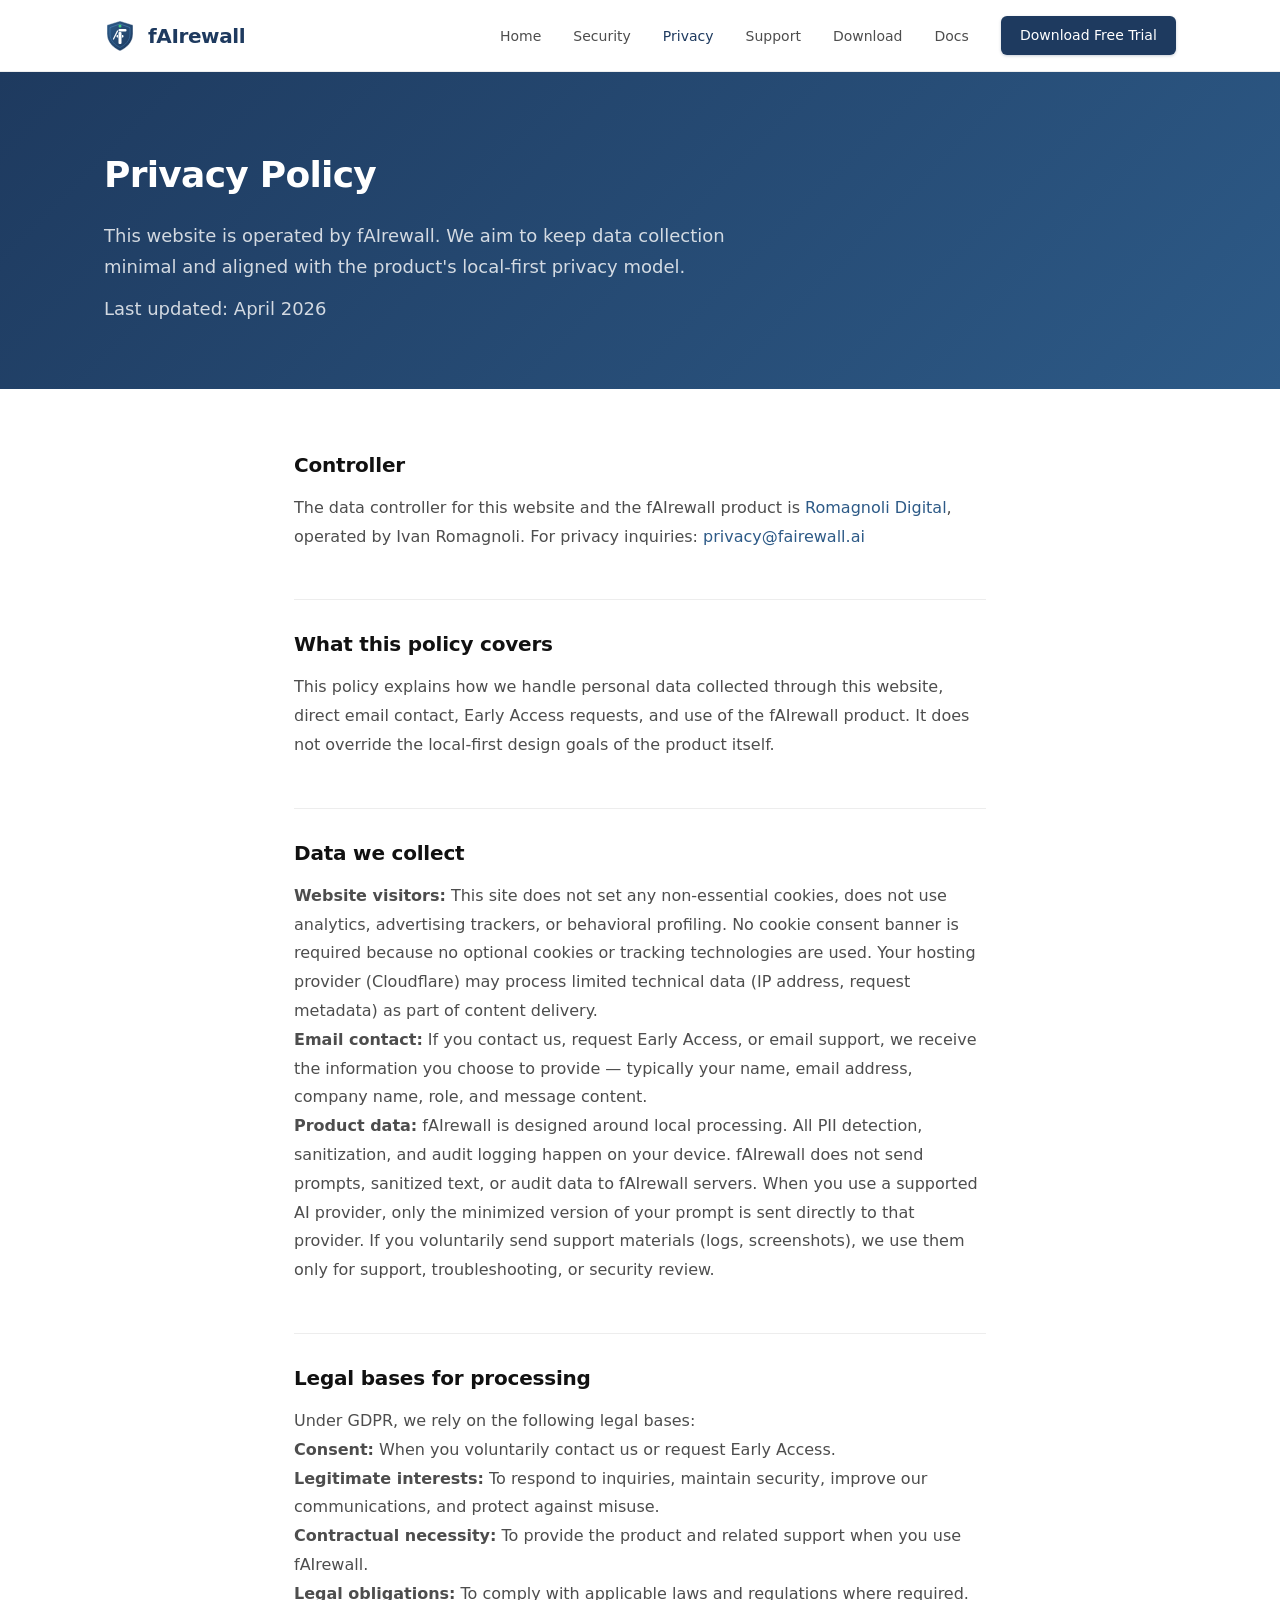
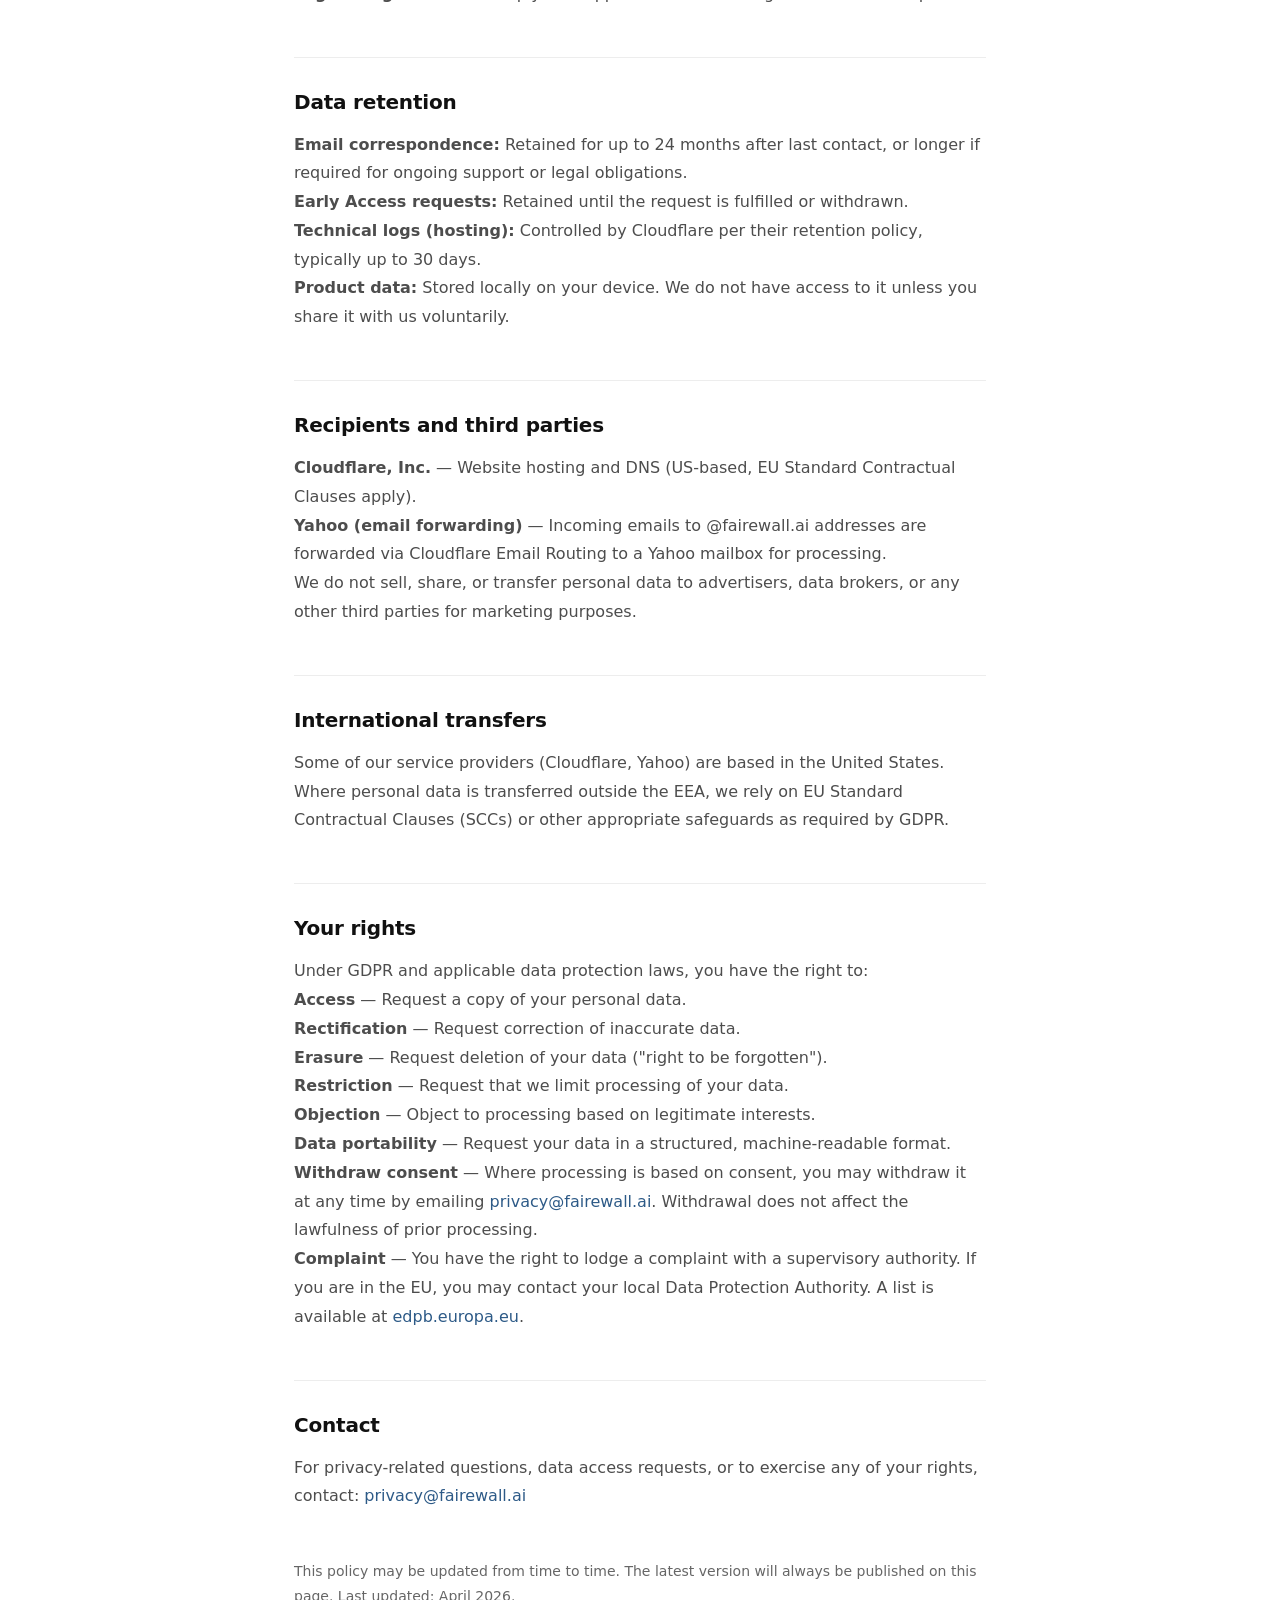
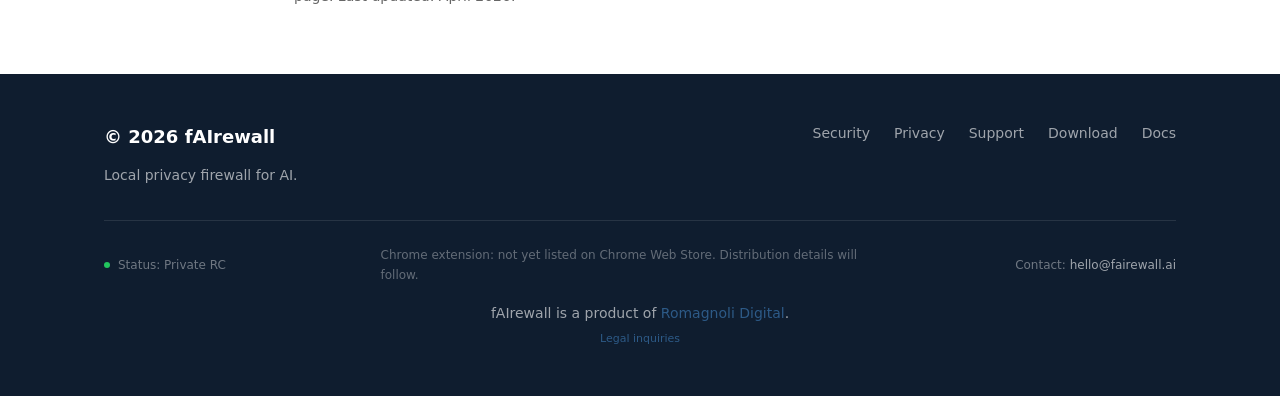
<file: privacy.html>
<!DOCTYPE html>
<html lang="en">
<head>
  <meta charset="UTF-8" />
  <meta name="viewport" content="width=device-width, initial-scale=1.0" />
  <meta name="theme-color" content="#1e3a5f" />
  <title>Privacy Policy — fAIrewall</title>
  <meta name="description" content="fAIrewall privacy policy. Minimal data collection, no analytics, no trackers. Local-first by design." />
  <link rel="icon" type="image/png" href="favicon.png" />
  <link rel="stylesheet" href="styles.css" />
</head>
<body>
  <header class="site-header" id="siteHeader">
    <div class="container">
      <a href="/" class="site-logo" aria-label="fAIrewall home">
        <svg width="32" height="32" viewBox="0 0 64 64" xmlns="http://www.w3.org/2000/svg" aria-hidden="true">
          <defs><linearGradient id="hSG" x1="0%" y1="0%" x2="100%" y2="100%"><stop offset="0%" stop-color="#2d5a87"/><stop offset="100%" stop-color="#1e3a5f"/></linearGradient><linearGradient id="hHG" x1="0%" y1="0%" x2="0%" y2="100%"><stop offset="0%" stop-color="#5a9ad4"/><stop offset="100%" stop-color="#3d7ab0"/></linearGradient></defs>
          <path d="M32 2 L58 10 L58 28 C58 45 45 56 32 62 C19 56 6 45 6 28 L6 10 Z" fill="url(#hSG)"/><path d="M32 2 L58 10 L58 28 C58 45 45 56 32 62 C19 56 6 45 6 28 L6 10 Z" fill="none" stroke="#fff" stroke-width="1.5" opacity="0.6"/><path d="M32 8 L52 15 L52 28 C52 42 42 50 32 55 C22 50 12 42 12 28 L12 15 Z" fill="none" stroke="url(#hHG)" stroke-width="1.5" opacity="0.6"/>
          <g fill="#fff"><rect x="29" y="24" width="6" height="24" rx="2"/><rect x="29" y="18" width="16" height="5" rx="2"/><rect x="25" y="30" width="14" height="5" rx="2"/></g>
          <rect x="28" y="30" width="1" height="5" fill="#24547a"/><rect x="35" y="30" width="1" height="5" fill="#24547a"/>
          <line x1="27" y1="22" x2="19" y2="38" stroke="#fff" stroke-width="2.5" stroke-linecap="round"/><circle cx="32" cy="12" r="3" fill="#4ade80" opacity="0.9"/>
        </svg>
        fAIrewall
      </a>
      <nav><ul class="nav-links" id="navLinks">
<li><a href="/">Home</a></li><li><a href="security.html">Security</a></li><li><a href="privacy.html" style="color:var(--brand-700)">Privacy</a></li><li><a href="support.html">Support</a></li><li><a href="download.html">Download</a></li><li><a href="docs.html">Docs</a></li>
        <li><a href="download.html" class="btn btn-primary btn-sm">Download Free Trial</a></li>
      </ul></nav>
      <button class="menu-toggle" id="menuToggle" aria-label="Toggle menu"><span></span><span></span><span></span></button>
    </div>
  </header>

  <section class="page-hero"><div class="container">
    <h1>Privacy Policy</h1>
    <p>This website is operated by fAIrewall. We aim to keep data collection minimal and aligned with the product's local-first privacy model.</p>
    <p class="page-updated">Last updated: April 2026</p>
  </div></section>

  <div class="page-content"><div class="container">

    <div class="page-section"><h2>Controller</h2><p>The data controller for this website and the fAIrewall product is <a href="https://romagnolidigital.com" target="_blank" rel="noopener">Romagnoli Digital</a>, operated by Ivan Romagnoli. For privacy inquiries: <a href="mailto:privacy@fairewall.ai">privacy@fairewall.ai</a></p></div>

    <div class="page-section"><h2>What this policy covers</h2><p>This policy explains how we handle personal data collected through this website, direct email contact, Early Access requests, and use of the fAIrewall product. It does not override the local-first design goals of the product itself.</p></div>

    <div class="page-section"><h2>Data we collect</h2>
      <p><strong>Website visitors:</strong> This site does not set any non-essential cookies, does not use analytics, advertising trackers, or behavioral profiling. No cookie consent banner is required because no optional cookies or tracking technologies are used. Your hosting provider (Cloudflare) may process limited technical data (IP address, request metadata) as part of content delivery.</p>
      <p><strong>Email contact:</strong> If you contact us, request Early Access, or email support, we receive the information you choose to provide — typically your name, email address, company name, role, and message content.</p>
      <p><strong>Product data:</strong> fAIrewall is designed around local processing. All PII detection, sanitization, and audit logging happen on your device. fAIrewall does not send prompts, sanitized text, or audit data to fAIrewall servers. When you use a supported AI provider, only the minimized version of your prompt is sent directly to that provider. If you voluntarily send support materials (logs, screenshots), we use them only for support, troubleshooting, or security review.</p>
    </div>

    <div class="page-section"><h2>Legal bases for processing</h2>
      <p>Under GDPR, we rely on the following legal bases:</p>
      <p><strong>Consent:</strong> When you voluntarily contact us or request Early Access.</p>
      <p><strong>Legitimate interests:</strong> To respond to inquiries, maintain security, improve our communications, and protect against misuse.</p>
      <p><strong>Contractual necessity:</strong> To provide the product and related support when you use fAIrewall.</p>
      <p><strong>Legal obligations:</strong> To comply with applicable laws and regulations where required.</p>
    </div>

    <div class="page-section"><h2>Data retention</h2>
      <p><strong>Email correspondence:</strong> Retained for up to 24 months after last contact, or longer if required for ongoing support or legal obligations.</p>
      <p><strong>Early Access requests:</strong> Retained until the request is fulfilled or withdrawn.</p>
      <p><strong>Technical logs (hosting):</strong> Controlled by Cloudflare per their retention policy, typically up to 30 days.</p>
      <p><strong>Product data:</strong> Stored locally on your device. We do not have access to it unless you share it with us voluntarily.</p>
    </div>

    <div class="page-section"><h2>Recipients and third parties</h2>
      <p><strong>Cloudflare, Inc.</strong> — Website hosting and DNS (US-based, EU Standard Contractual Clauses apply).</p>
      <p><strong>Yahoo (email forwarding)</strong> — Incoming emails to @fairewall.ai addresses are forwarded via Cloudflare Email Routing to a Yahoo mailbox for processing.</p>
      <p>We do not sell, share, or transfer personal data to advertisers, data brokers, or any other third parties for marketing purposes.</p>
    </div>

    <div class="page-section"><h2>International transfers</h2><p>Some of our service providers (Cloudflare, Yahoo) are based in the United States. Where personal data is transferred outside the EEA, we rely on EU Standard Contractual Clauses (SCCs) or other appropriate safeguards as required by GDPR.</p></div>

    <div class="page-section"><h2>Your rights</h2>
      <p>Under GDPR and applicable data protection laws, you have the right to:</p>
      <p><strong>Access</strong> — Request a copy of your personal data.</p>
      <p><strong>Rectification</strong> — Request correction of inaccurate data.</p>
      <p><strong>Erasure</strong> — Request deletion of your data ("right to be forgotten").</p>
      <p><strong>Restriction</strong> — Request that we limit processing of your data.</p>
      <p><strong>Objection</strong> — Object to processing based on legitimate interests.</p>
      <p><strong>Data portability</strong> — Request your data in a structured, machine-readable format.</p>
      <p><strong>Withdraw consent</strong> — Where processing is based on consent, you may withdraw it at any time by emailing <a href="mailto:privacy@fairewall.ai">privacy@fairewall.ai</a>. Withdrawal does not affect the lawfulness of prior processing.</p>
      <p><strong>Complaint</strong> — You have the right to lodge a complaint with a supervisory authority. If you are in the EU, you may contact your local Data Protection Authority. A list is available at <a href="https://edpb.europa.eu/about-edpb/about-edpb/members_en" target="_blank" rel="noopener">edpb.europa.eu</a>.</p>
    </div>

    <div class="page-section"><h2>Contact</h2><p>For privacy-related questions, data access requests, or to exercise any of your rights, contact: <a href="mailto:privacy@fairewall.ai">privacy@fairewall.ai</a></p></div>

    <div class="page-section" style="border-top:none;padding-top:0;"><p style="color:var(--text-muted);font-size:var(--text-sm);">This policy may be updated from time to time. The latest version will always be published on this page. Last updated: April 2026.</p></div>

  </div></div>

  <footer class="site-footer"><div class="container">
    <div class="footer-inner">
      <div><div class="footer-brand">&copy; 2026 fAIrewall</div><p>Local privacy firewall for AI.</p></div>
<ul class="footer-links"><li><a href="security.html">Security</a></li><li><a href="privacy.html">Privacy</a></li><li><a href="support.html">Support</a></li><li><a href="download.html">Download</a></li><li><a href="docs.html">Docs</a></li></ul>
    </div>
    <div class="footer-meta">
      <span class="footer-status"><span class="dot"></span> Status: Private RC</span>
      <span class="footer-disclosure">Chrome extension: not yet listed on Chrome Web Store. Distribution details will follow.</span>
    <span class="footer-contact">Contact: <a href="mailto:hello@fairewall.ai">hello@fairewall.ai</a></span>
      <div class="footer-legal" style="text-align:center;width:100%;"><div>fAIrewall is a product of <a href="https://romagnolidigital.com" target="_blank" rel="noopener">Romagnoli Digital</a>.</div><div style="font-size:11px;margin-top:4px;"><a href="mailto:hello@fairewall.ai">Legal inquiries</a></div></div>
    </div>
  </div></footer>

  <script>
    const header=document.getElementById('siteHeader');window.addEventListener('scroll',()=>{header.classList.toggle('scrolled',window.scrollY>10)});
    const toggle=document.getElementById('menuToggle'),links=document.getElementById('navLinks');toggle.addEventListener('click',()=>{links.classList.toggle('open');toggle.classList.toggle('open')});
  </script>
</body>
</html>
</file>
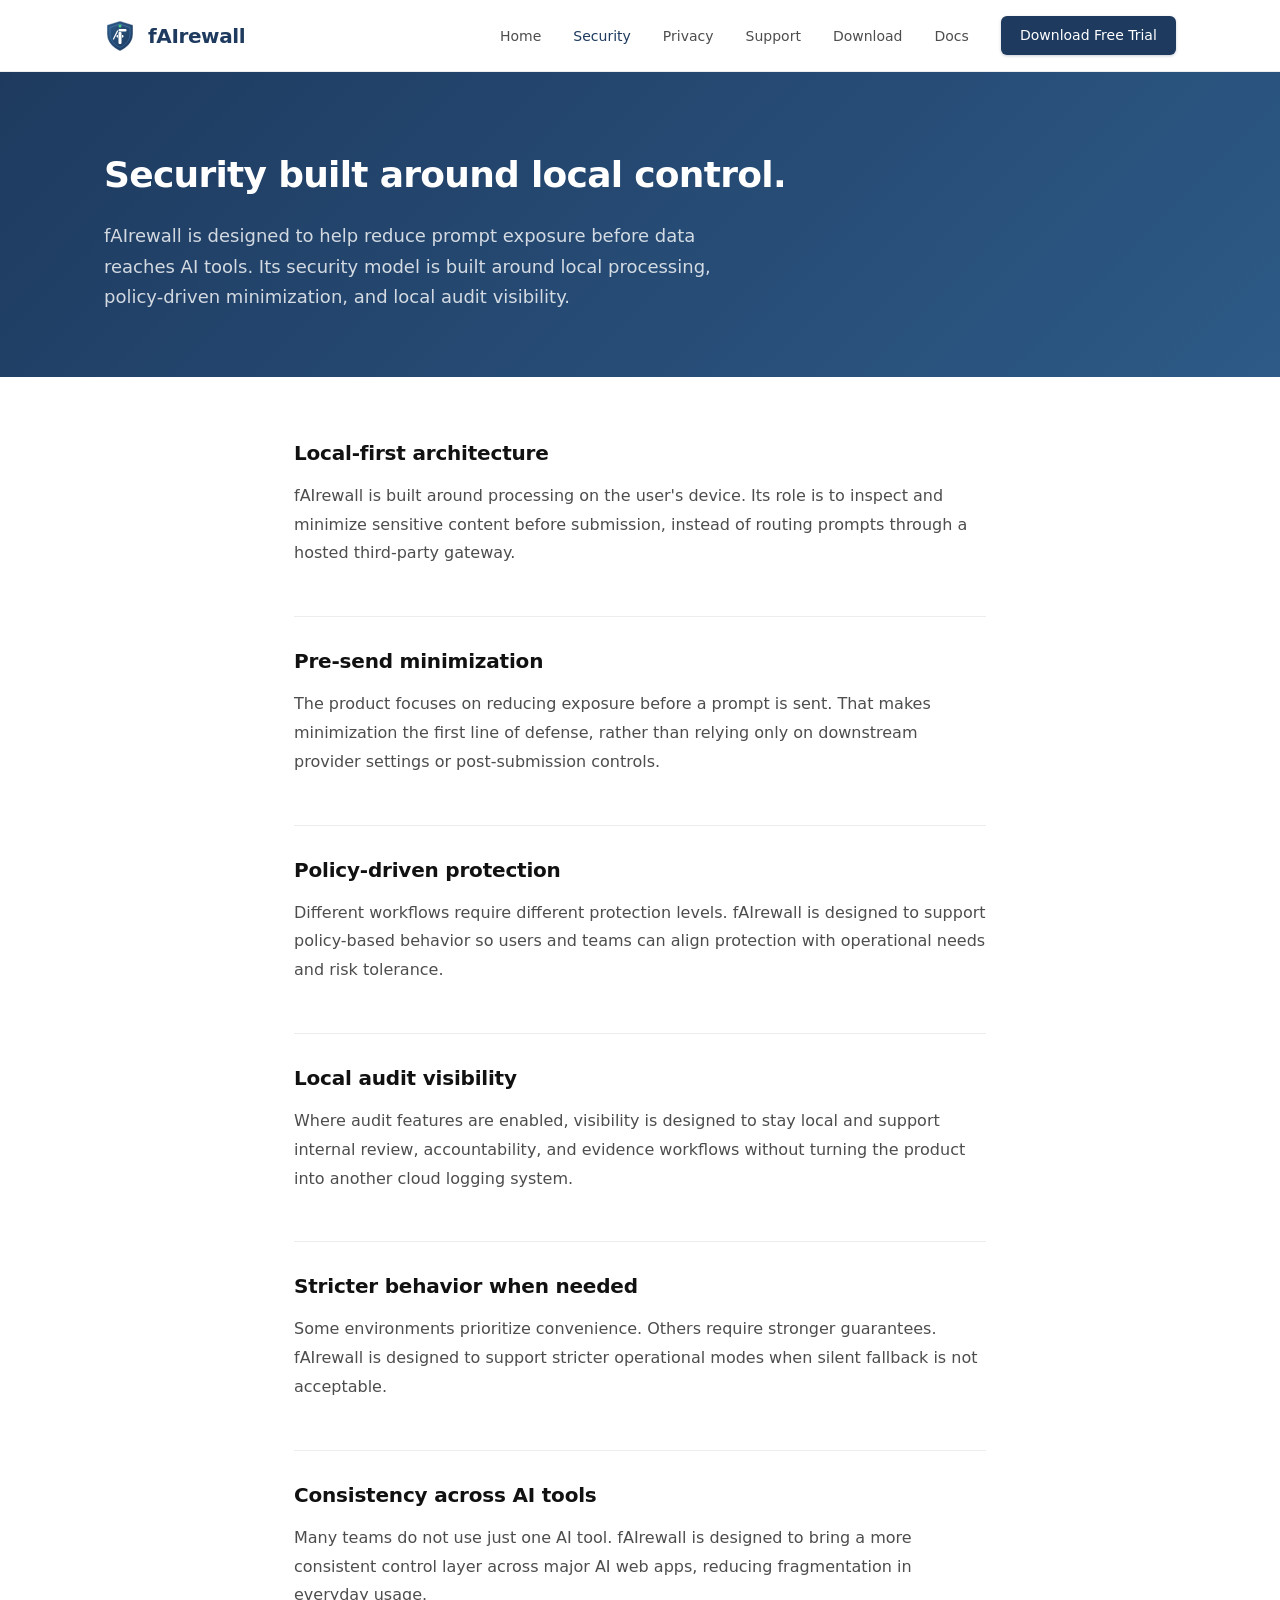
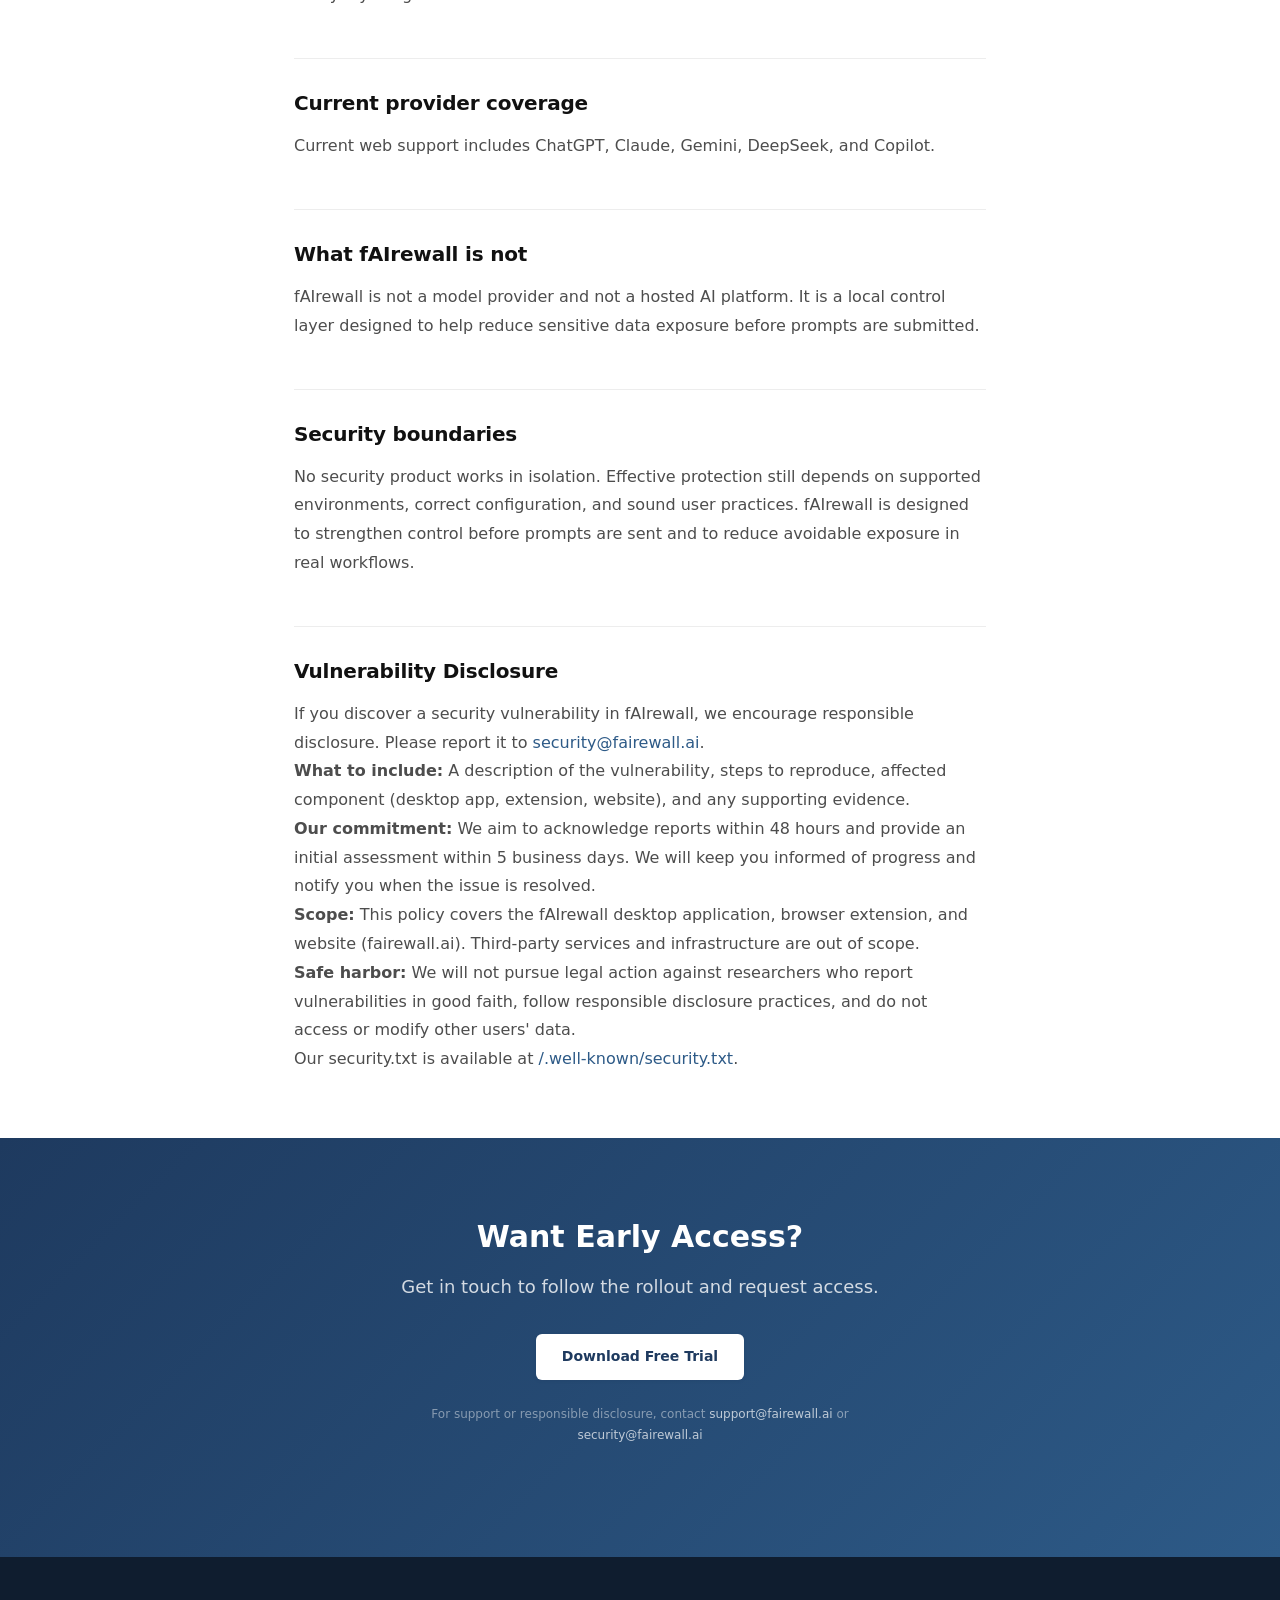
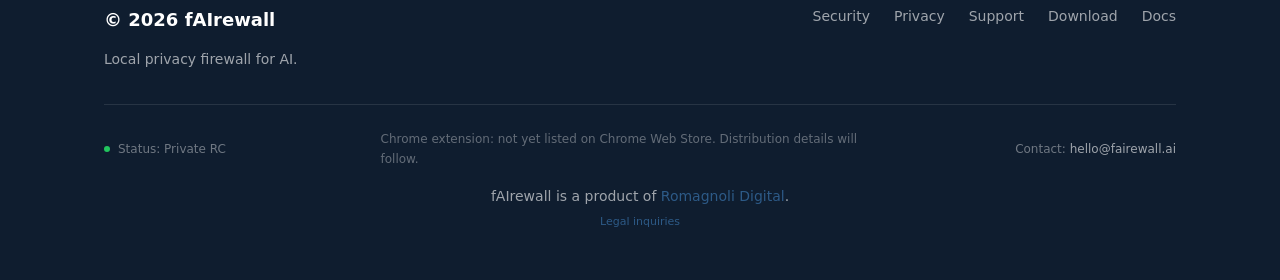
<file: security.html>
<!DOCTYPE html>
<html lang="en">
<head>
  <meta charset="UTF-8" />
  <meta name="viewport" content="width=device-width, initial-scale=1.0" />
  <meta name="theme-color" content="#1e3a5f" />
  <title>Security — fAIrewall</title>
  <meta name="description" content="fAIrewall security model: local-first architecture, pre-send minimization, policy-driven protection, and local audit visibility." />
  <link rel="icon" type="image/png" href="favicon.png" />
  <link rel="stylesheet" href="styles.css" />
</head>
<body>
  <header class="site-header" id="siteHeader">
    <div class="container">
      <a href="/" class="site-logo" aria-label="fAIrewall home">
        <svg width="32" height="32" viewBox="0 0 64 64" xmlns="http://www.w3.org/2000/svg" aria-hidden="true">
          <defs><linearGradient id="hSG" x1="0%" y1="0%" x2="100%" y2="100%"><stop offset="0%" stop-color="#2d5a87"/><stop offset="100%" stop-color="#1e3a5f"/></linearGradient><linearGradient id="hHG" x1="0%" y1="0%" x2="0%" y2="100%"><stop offset="0%" stop-color="#5a9ad4"/><stop offset="100%" stop-color="#3d7ab0"/></linearGradient></defs>
          <path d="M32 2 L58 10 L58 28 C58 45 45 56 32 62 C19 56 6 45 6 28 L6 10 Z" fill="url(#hSG)"/><path d="M32 2 L58 10 L58 28 C58 45 45 56 32 62 C19 56 6 45 6 28 L6 10 Z" fill="none" stroke="#fff" stroke-width="1.5" opacity="0.6"/><path d="M32 8 L52 15 L52 28 C52 42 42 50 32 55 C22 50 12 42 12 28 L12 15 Z" fill="none" stroke="url(#hHG)" stroke-width="1.5" opacity="0.6"/>
          <g fill="#fff"><rect x="29" y="24" width="6" height="24" rx="2"/><rect x="29" y="18" width="16" height="5" rx="2"/><rect x="25" y="30" width="14" height="5" rx="2"/></g>
          <rect x="28" y="30" width="1" height="5" fill="#24547a"/><rect x="35" y="30" width="1" height="5" fill="#24547a"/>
          <line x1="27" y1="22" x2="19" y2="38" stroke="#fff" stroke-width="2.5" stroke-linecap="round"/><circle cx="32" cy="12" r="3" fill="#4ade80" opacity="0.9"/>
        </svg>
        fAIrewall
      </a>
      <nav><ul class="nav-links" id="navLinks">
<li><a href="/">Home</a></li><li><a href="security.html" style="color:var(--brand-700)">Security</a></li><li><a href="privacy.html">Privacy</a></li><li><a href="support.html">Support</a></li><li><a href="download.html">Download</a></li><li><a href="docs.html">Docs</a></li>        <li><a href="download.html" class="btn btn-primary btn-sm">Download Free Trial</a></li>
      </ul></nav>
      <button class="menu-toggle" id="menuToggle" aria-label="Toggle menu"><span></span><span></span><span></span></button>
    </div>
  </header>

  <section class="page-hero"><div class="container">
    <h1>Security built around local control.</h1>
    <p>fAIrewall is designed to help reduce prompt exposure before data reaches AI tools. Its security model is built around local processing, policy-driven minimization, and local audit visibility.</p>
  </div></section>

  <div class="page-content"><div class="container">
    <div class="page-section"><h2>Local-first architecture</h2><p>fAIrewall is built around processing on the user's device. Its role is to inspect and minimize sensitive content before submission, instead of routing prompts through a hosted third-party gateway.</p></div>
    <div class="page-section"><h2>Pre-send minimization</h2><p>The product focuses on reducing exposure before a prompt is sent. That makes minimization the first line of defense, rather than relying only on downstream provider settings or post-submission controls.</p></div>
    <div class="page-section"><h2>Policy-driven protection</h2><p>Different workflows require different protection levels. fAIrewall is designed to support policy-based behavior so users and teams can align protection with operational needs and risk tolerance.</p></div>
    <div class="page-section"><h2>Local audit visibility</h2><p>Where audit features are enabled, visibility is designed to stay local and support internal review, accountability, and evidence workflows without turning the product into another cloud logging system.</p></div>
    <div class="page-section"><h2>Stricter behavior when needed</h2><p>Some environments prioritize convenience. Others require stronger guarantees. fAIrewall is designed to support stricter operational modes when silent fallback is not acceptable.</p></div>
    <div class="page-section"><h2>Consistency across AI tools</h2><p>Many teams do not use just one AI tool. fAIrewall is designed to bring a more consistent control layer across major AI web apps, reducing fragmentation in everyday usage.</p></div>
<div class="page-section"><h2>Current provider coverage</h2><p>Current web support includes ChatGPT, Claude, Gemini, DeepSeek, and Copilot.</p></div>
    <div class="page-section"><h2>What fAIrewall is not</h2><p>fAIrewall is not a model provider and not a hosted AI platform. It is a local control layer designed to help reduce sensitive data exposure before prompts are submitted.</p></div>
    <div class="page-section"><h2>Security boundaries</h2><p>No security product works in isolation. Effective protection still depends on supported environments, correct configuration, and sound user practices. fAIrewall is designed to strengthen control before prompts are sent and to reduce avoidable exposure in real workflows.</p></div>
    <div class="page-section"><h2>Vulnerability Disclosure</h2>
      <p>If you discover a security vulnerability in fAIrewall, we encourage responsible disclosure. Please report it to <a href="mailto:security@fairewall.ai">security@fairewall.ai</a>.</p>
      <p><strong>What to include:</strong> A description of the vulnerability, steps to reproduce, affected component (desktop app, extension, website), and any supporting evidence.</p>
      <p><strong>Our commitment:</strong> We aim to acknowledge reports within 48 hours and provide an initial assessment within 5 business days. We will keep you informed of progress and notify you when the issue is resolved.</p>
      <p><strong>Scope:</strong> This policy covers the fAIrewall desktop application, browser extension, and website (fairewall.ai). Third-party services and infrastructure are out of scope.</p>
      <p><strong>Safe harbor:</strong> We will not pursue legal action against researchers who report vulnerabilities in good faith, follow responsible disclosure practices, and do not access or modify other users' data.</p>
      <p>Our security.txt is available at <a href="/.well-known/security.txt">/.well-known/security.txt</a>.</p>
    </div>
  </div></div>

  <section class="final-cta"><div class="container">
    <h2>Want Early Access?</h2>
    <p>Get in touch to follow the rollout and request access.</p>
    <a href="download.html" class="btn btn-primary" style="background:var(--neutral-0);color:var(--brand-700);">Download Free Trial</a>
    <p class="micro" style="margin-top:var(--space-6);">For support or responsible disclosure, contact <a href="mailto:support@fairewall.ai" style="color:rgba(255,255,255,0.7)">support@fairewall.ai</a> or <a href="mailto:security@fairewall.ai" style="color:rgba(255,255,255,0.7)">security@fairewall.ai</a></p>
  </div></section>

  <footer class="site-footer"><div class="container">
    <div class="footer-inner">
      <div><div class="footer-brand">&copy; 2026 fAIrewall</div><p>Local privacy firewall for AI.</p></div>
<ul class="footer-links"><li><a href="security.html">Security</a></li><li><a href="privacy.html">Privacy</a></li><li><a href="support.html">Support</a></li><li><a href="download.html">Download</a></li><li><a href="docs.html">Docs</a></li></ul>    </div>
    <div class="footer-meta">
      <span class="footer-status"><span class="dot"></span> Status: Private RC</span>
      <span class="footer-disclosure">Chrome extension: not yet listed on Chrome Web Store. Distribution details will follow.</span>
     <span class="footer-contact">Contact: <a href="mailto:hello@fairewall.ai">hello@fairewall.ai</a></span>
      <div class="footer-legal" style="text-align:center;width:100%;"><div>fAIrewall is a product of <a href="https://romagnolidigital.com" target="_blank" rel="noopener">Romagnoli Digital</a>.</div><div style="font-size:11px;margin-top:4px;"><a href="mailto:hello@fairewall.ai">Legal inquiries</a></div></div>
    </div>
  </div></footer>

  <script>
    const header=document.getElementById('siteHeader');window.addEventListener('scroll',()=>{header.classList.toggle('scrolled',window.scrollY>10)});
    const toggle=document.getElementById('menuToggle'),links=document.getElementById('navLinks');toggle.addEventListener('click',()=>{links.classList.toggle('open');toggle.classList.toggle('open')});
  </script>
</body>
</html>
</file>
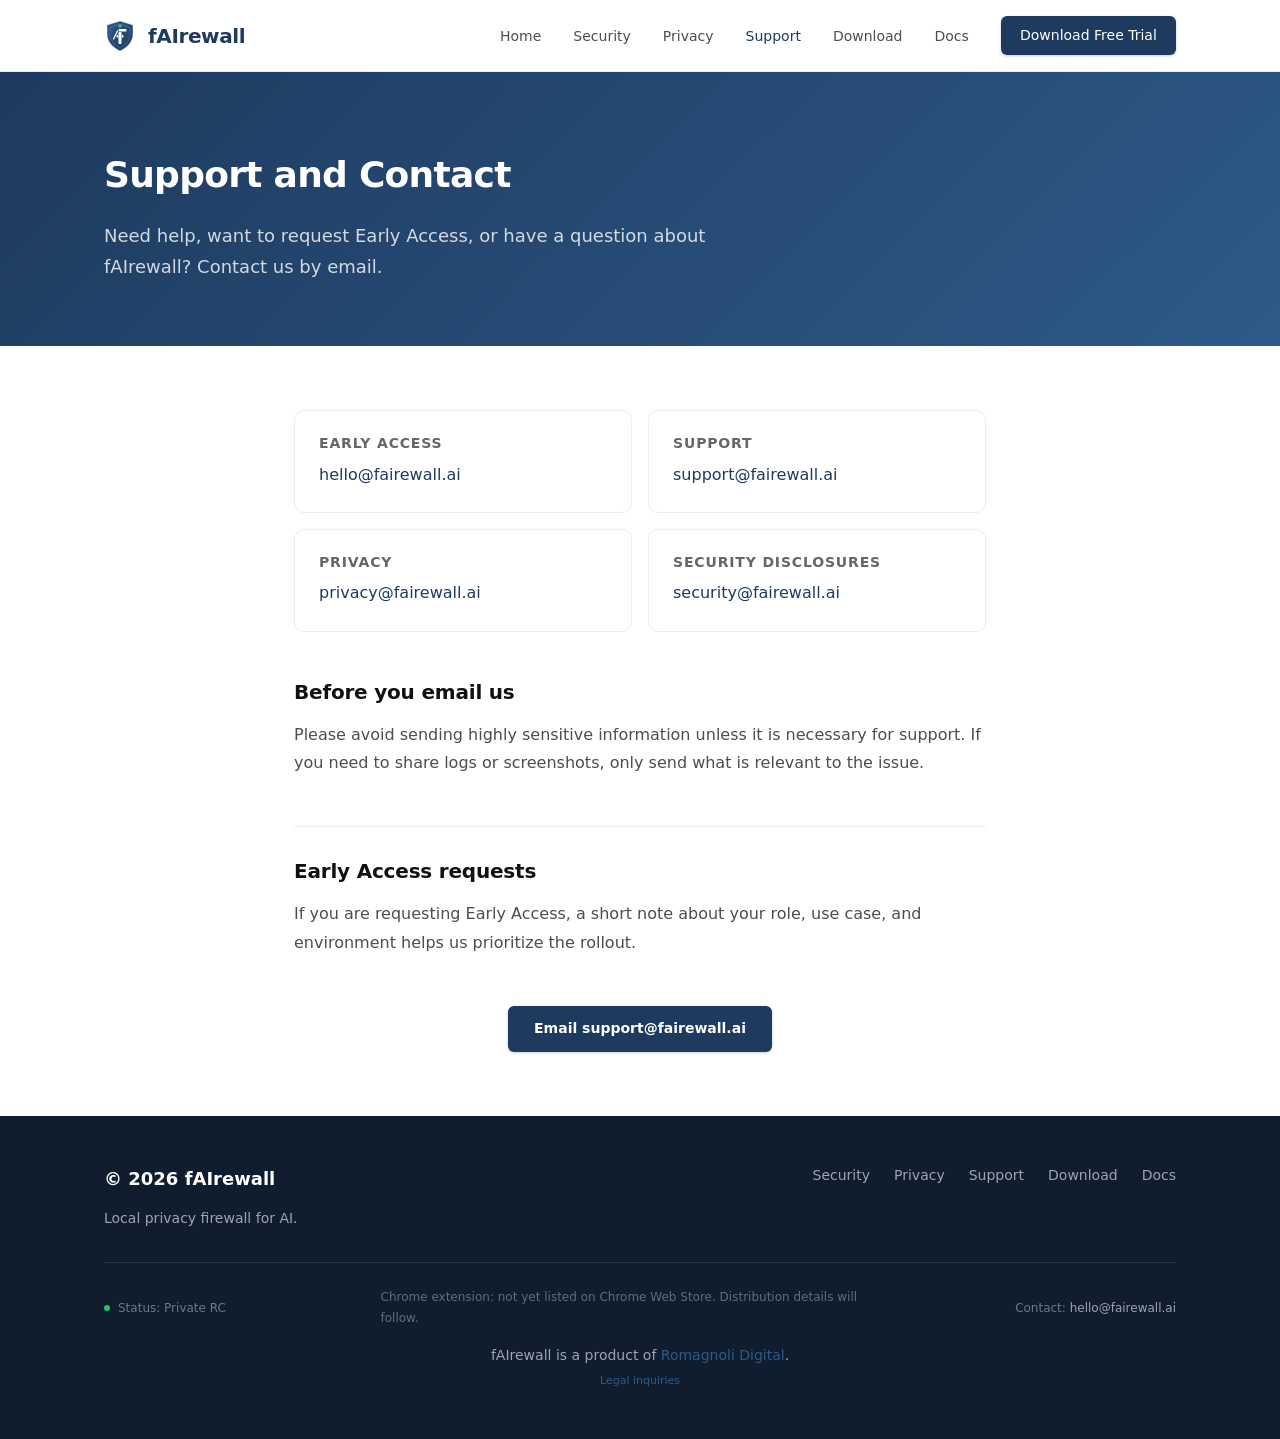
<file: support.html>
<!DOCTYPE html>
<html lang="en">
<head>
  <meta charset="UTF-8" />
  <meta name="viewport" content="width=device-width, initial-scale=1.0" />
  <meta name="theme-color" content="#1e3a5f" />
  <title>Support — fAIrewall</title>
  <meta name="description" content="Contact fAIrewall for Early Access, support, privacy, or security disclosures." />
  <link rel="icon" type="image/png" href="favicon.png" />
  <link rel="stylesheet" href="styles.css" />
</head>
<body>
  <header class="site-header" id="siteHeader">
    <div class="container">
      <a href="/" class="site-logo" aria-label="fAIrewall home">
        <svg width="32" height="32" viewBox="0 0 64 64" xmlns="http://www.w3.org/2000/svg" aria-hidden="true">
          <defs><linearGradient id="hSG" x1="0%" y1="0%" x2="100%" y2="100%"><stop offset="0%" stop-color="#2d5a87"/><stop offset="100%" stop-color="#1e3a5f"/></linearGradient><linearGradient id="hHG" x1="0%" y1="0%" x2="0%" y2="100%"><stop offset="0%" stop-color="#5a9ad4"/><stop offset="100%" stop-color="#3d7ab0"/></linearGradient></defs>
          <path d="M32 2 L58 10 L58 28 C58 45 45 56 32 62 C19 56 6 45 6 28 L6 10 Z" fill="url(#hSG)"/><path d="M32 2 L58 10 L58 28 C58 45 45 56 32 62 C19 56 6 45 6 28 L6 10 Z" fill="none" stroke="#fff" stroke-width="1.5" opacity="0.6"/><path d="M32 8 L52 15 L52 28 C52 42 42 50 32 55 C22 50 12 42 12 28 L12 15 Z" fill="none" stroke="url(#hHG)" stroke-width="1.5" opacity="0.6"/>
          <g fill="#fff"><rect x="29" y="24" width="6" height="24" rx="2"/><rect x="29" y="18" width="16" height="5" rx="2"/><rect x="25" y="30" width="14" height="5" rx="2"/></g>
          <rect x="28" y="30" width="1" height="5" fill="#24547a"/><rect x="35" y="30" width="1" height="5" fill="#24547a"/>
          <line x1="27" y1="22" x2="19" y2="38" stroke="#fff" stroke-width="2.5" stroke-linecap="round"/><circle cx="32" cy="12" r="3" fill="#4ade80" opacity="0.9"/>
        </svg>
        fAIrewall
      </a>
      <nav><ul class="nav-links" id="navLinks">
<li><a href="/">Home</a></li><li><a href="security.html">Security</a></li><li><a href="privacy.html">Privacy</a></li><li><a href="support.html" style="color:var(--brand-700)">Support</a></li><li><a href="download.html">Download</a></li><li><a href="docs.html">Docs</a></li>
        <li><a href="download.html" class="btn btn-primary btn-sm">Download Free Trial</a></li>
      </ul></nav>
      <button class="menu-toggle" id="menuToggle" aria-label="Toggle menu"><span></span><span></span><span></span></button>
    </div>
  </header>

  <section class="page-hero"><div class="container">
    <h1>Support and Contact</h1>
    <p>Need help, want to request Early Access, or have a question about fAIrewall? Contact us by email.</p>
  </div></section>

  <div class="page-content"><div class="container">
    <div class="contact-grid">
      <div class="contact-block"><h3>Early Access</h3><a href="mailto:hello@fairewall.ai?subject=Early%20Access%20Request">hello@fairewall.ai</a></div>
      <div class="contact-block"><h3>Support</h3><a href="mailto:support@fairewall.ai">support@fairewall.ai</a></div>
      <div class="contact-block"><h3>Privacy</h3><a href="mailto:privacy@fairewall.ai">privacy@fairewall.ai</a></div>
      <div class="contact-block"><h3>Security Disclosures</h3><a href="mailto:security@fairewall.ai">security@fairewall.ai</a></div>
    </div>
    <div class="page-section"><h2>Before you email us</h2><p>Please avoid sending highly sensitive information unless it is necessary for support. If you need to share logs or screenshots, only send what is relevant to the issue.</p></div>
    <div class="page-section"><h2>Early Access requests</h2><p>If you are requesting Early Access, a short note about your role, use case, and environment helps us prioritize the rollout.</p></div>
    <div style="margin-top:var(--space-12);text-align:center;"><a href="mailto:support@fairewall.ai" class="btn btn-primary">Email support@fairewall.ai</a></div>
  </div></div>

  <footer class="site-footer"><div class="container">
    <div class="footer-inner">
      <div><div class="footer-brand">&copy; 2026 fAIrewall</div><p>Local privacy firewall for AI.</p></div>
<ul class="footer-links"><li><a href="security.html">Security</a></li><li><a href="privacy.html">Privacy</a></li><li><a href="support.html">Support</a></li><li><a href="download.html">Download</a></li><li><a href="docs.html">Docs</a></li></ul>
    </div>
    <div class="footer-meta">
      <span class="footer-status"><span class="dot"></span> Status: Private RC</span>
      <span class="footer-disclosure">Chrome extension: not yet listed on Chrome Web Store. Distribution details will follow.</span>
    <span class="footer-contact">Contact: <a href="mailto:hello@fairewall.ai">hello@fairewall.ai</a></span>
      <div class="footer-legal" style="text-align:center;width:100%;"><div>fAIrewall is a product of <a href="https://romagnolidigital.com" target="_blank" rel="noopener">Romagnoli Digital</a>.</div><div style="font-size:11px;margin-top:4px;"><a href="mailto:hello@fairewall.ai">Legal inquiries</a></div></div>
    </div>
  </div></footer>

  <script>
    const header=document.getElementById('siteHeader');window.addEventListener('scroll',()=>{header.classList.toggle('scrolled',window.scrollY>10)});
    const toggle=document.getElementById('menuToggle'),links=document.getElementById('navLinks');toggle.addEventListener('click',()=>{links.classList.toggle('open');toggle.classList.toggle('open')});
  </script>
</body>
</html>
</file>
<file: styles.css>
/* ============================================================
   fAIrewall D25 Landing — Shared Styles
   Source-of-truth palette from desktop + extension code
   ============================================================ */

/* === Design Tokens === */
:root {
  /* Brand (from product --fw-primary-* / --color-primary-*) */
  --brand-900: #0f1d2f;
  --brand-800: #162a42;
  --brand-700: #1e3a5f;
  --brand-600: #2d5a87;
  --brand-500: #3d7ab0;
  --brand-400: #5a9ad4;
  --brand-200: #b8d9f4;
  --brand-100: #e0f0fc;
  --brand-50:  #f0f7ff;

  /* Success (from product --fw-success-* / --color-success-*) */
  --success-700: #166534;
  --success-600: #16a34a;
  --success-500: #22c55e;
  --success-100: #dcfce7;
  --success-50:  #f0fdf4;

  /* Warning */
  --warning-500: #f59e0b;

  /* Danger */
  --danger-500: #ef4444;

  /* Neutrals (from product neutral scale) */
  --neutral-900: #111111;
  --neutral-800: #1a1a1a;
  --neutral-700: #333333;
  --neutral-600: #4d4d4d;
  --neutral-500: #666666;
  --neutral-400: #888888;
  --neutral-300: #b3b3b3;
  --neutral-200: #d4d4d4;
  --neutral-150: #e0e0e0;
  --neutral-100: #ededed;
  --neutral-50:  #f5f5f5;
  --neutral-25:  #f8f9fa;
  --neutral-0:   #ffffff;

  /* Semantic mappings */
  --bg:            var(--neutral-0);
  --bg-alt:        var(--neutral-25);
  --card-bg:       var(--neutral-0);
  --text:          var(--neutral-900);
  --text-secondary: var(--neutral-600);
  --text-muted:    var(--neutral-500);
  --text-light:    var(--neutral-400);
  --border:        var(--neutral-150);
  --border-light:  var(--neutral-100);

  /* Typography */
  --font-main: system-ui, -apple-system, 'Segoe UI', Roboto, Helvetica, Arial, sans-serif;
  --text-xs:   0.75rem;
  --text-sm:   0.875rem;
  --text-base: 1rem;
  --text-lg:   1.125rem;
  --text-xl:   1.25rem;
  --text-2xl:  1.5rem;
  --text-3xl:  1.875rem;
  --text-4xl:  2.25rem;
  --text-5xl:  3rem;

  /* Spacing */
  --space-1:  0.25rem;
  --space-2:  0.5rem;
  --space-3:  0.75rem;
  --space-4:  1rem;
  --space-5:  1.25rem;
  --space-6:  1.5rem;
  --space-8:  2rem;
  --space-10: 2.5rem;
  --space-12: 3rem;
  --space-16: 4rem;
  --space-20: 5rem;
  --space-24: 6rem;

  /* Layout */
  --max-width:   1120px;
  --header-h:    72px;
  --radius-sm:   6px;
  --radius-md:   10px;
  --radius-lg:   16px;
  --radius-full: 9999px;

  /* Shadows */
  --shadow-sm:  0 1px 3px rgba(0,0,0,0.06), 0 1px 2px rgba(0,0,0,0.04);
  --shadow-md:  0 4px 12px rgba(0,0,0,0.08);
  --shadow-lg:  0 8px 24px rgba(0,0,0,0.1);
  --shadow-card: 0 1px 3px rgba(0,0,0,0.04), 0 0 0 1px rgba(0,0,0,0.03);

  /* Transition */
  --ease: cubic-bezier(0.4, 0, 0.2, 1);
}


/* === Reset & Base === */
*, *::before, *::after { box-sizing: border-box; margin: 0; padding: 0; }

html {
  font-size: 16px;
  scroll-behavior: smooth;
  -webkit-font-smoothing: antialiased;
  -moz-osx-font-smoothing: grayscale;
}

body {
  font-family: var(--font-main);
  color: var(--text);
  background: var(--bg);
  line-height: 1.7;
  font-weight: 400;
}

img { max-width: 100%; height: auto; display: block; }

a {
  color: var(--brand-600);
  text-decoration: none;
  transition: color 0.2s var(--ease);
}
a:hover { color: var(--brand-500); }

h1, h2, h3, h4, h5, h6 {
  line-height: 1.25;
  font-weight: 600;
  color: var(--text);
}


/* === Layout === */
.container {
  max-width: var(--max-width);
  margin: 0 auto;
  padding: 0 var(--space-6);
}


/* === Header / Nav === */
.site-header {
  position: sticky;
  top: 0;
  z-index: 100;
  height: var(--header-h);
  background: rgba(255,255,255,0.92);
  backdrop-filter: blur(12px);
  -webkit-backdrop-filter: blur(12px);
  border-bottom: 1px solid var(--border-light);
  transition: box-shadow 0.3s var(--ease);
}
.site-header.scrolled {
  box-shadow: var(--shadow-sm);
}
.site-header .container {
  display: flex;
  align-items: center;
  justify-content: space-between;
  height: 100%;
}

.site-logo {
  display: flex;
  align-items: center;
  gap: var(--space-3);
  text-decoration: none;
  color: var(--brand-700);
  font-weight: 700;
  font-size: var(--text-xl);
  letter-spacing: -0.02em;
}
.site-logo svg { flex-shrink: 0; }

.nav-links {
  display: flex;
  align-items: center;
  gap: var(--space-8);
  list-style: none;
}
.nav-links a {
  color: var(--text-secondary);
  font-size: var(--text-sm);
  font-weight: 500;
  transition: color 0.2s var(--ease);
}
.nav-links a:hover { color: var(--brand-700); }

/* Mobile menu */
.menu-toggle {
  display: none;
  background: none;
  border: none;
  cursor: pointer;
  padding: var(--space-2);
  color: var(--text);
  position: relative;
  width: 40px;
  height: 40px;
}
.menu-toggle span {
  display: block;
  width: 22px;
  height: 2px;
  background: currentColor;
  position: absolute;
  left: 9px;
  transition: all 0.3s var(--ease);
  border-radius: 1px;
}
.menu-toggle span:nth-child(1) { top: 12px; }
.menu-toggle span:nth-child(2) { top: 19px; }
.menu-toggle span:nth-child(3) { top: 26px; }
.menu-toggle.open span:nth-child(1) {
  top: 19px;
  transform: rotate(45deg);
}
.menu-toggle.open span:nth-child(2) {
  opacity: 0;
}
.menu-toggle.open span:nth-child(3) {
  top: 19px;
  transform: rotate(-45deg);
}


/* === Buttons === */
.btn {
  display: inline-flex;
  align-items: center;
  justify-content: center;
  gap: var(--space-2);
  padding: 0.7rem 1.6rem;
  font-family: var(--font-main);
  font-size: var(--text-sm);
  font-weight: 600;
  border-radius: var(--radius-sm);
  border: none;
  cursor: pointer;
  text-decoration: none;
  transition: all 0.2s var(--ease);
  white-space: nowrap;
}

.btn-primary {
  background: var(--brand-700);
  color: var(--neutral-0);
  box-shadow: 0 1px 3px rgba(30,58,95,0.25);
}
.btn-primary:hover {
  background: var(--brand-600);
  color: var(--neutral-0);
  box-shadow: 0 2px 8px rgba(30,58,95,0.3);
  transform: translateY(-1px);
}

.btn-secondary {
  background: transparent;
  color: var(--brand-700);
  border: 1.5px solid var(--brand-200);
}
.btn-secondary:hover {
  background: var(--brand-50);
  border-color: var(--brand-500);
  color: var(--brand-700);
}

.btn-ghost {
  background: transparent;
  color: var(--brand-700);
  padding: 0.5rem 1rem;
}
.btn-ghost:hover {
  background: var(--brand-50);
}

/* Light variant for dark backgrounds */
.btn-light {
  background: rgba(255,255,255,0.15);
  color: var(--neutral-0);
  border: 1.5px solid rgba(255,255,255,0.3);
}
.btn-light:hover {
  background: rgba(255,255,255,0.25);
  color: var(--neutral-0);
}

.btn-sm {
  padding: 0.5rem 1.2rem;
  font-size: var(--text-xs);
}


/* === Hero === */
.hero {
  background: linear-gradient(135deg, var(--brand-700) 0%, var(--brand-600) 100%);
  color: var(--neutral-0);
  padding: var(--space-24) 0 var(--space-20);
  position: relative;
  overflow: hidden;
}
.hero::before {
  content: '';
  position: absolute;
  top: -40%;
  right: -15%;
  width: 600px;
  height: 600px;
  background: radial-gradient(circle, rgba(255,255,255,0.04) 0%, transparent 70%);
  pointer-events: none;
}
.hero::after {
  content: '';
  position: absolute;
  bottom: -30%;
  left: -10%;
  width: 500px;
  height: 500px;
  background: radial-gradient(circle, rgba(93,154,212,0.08) 0%, transparent 70%);
  pointer-events: none;
}

.hero-content {
  position: relative;
  z-index: 1;
  max-width: 720px;
}

.hero-eyebrow {
  display: inline-flex;
  align-items: center;
  gap: var(--space-2);
  font-size: var(--text-sm);
  font-weight: 500;
  color: rgba(255,255,255,0.7);
  margin-bottom: var(--space-6);
  letter-spacing: 0.03em;
}
.hero-eyebrow::before {
  content: '';
  display: block;
  width: 8px;
  height: 8px;
  background: var(--success-500);
  border-radius: 50%;
  box-shadow: 0 0 8px rgba(34,197,94,0.4);
}

.hero h1 {
  font-size: var(--text-5xl);
  font-weight: 700;
  color: var(--neutral-0);
  letter-spacing: -0.03em;
  line-height: 1.1;
  margin-bottom: var(--space-6);
}

.hero-sub {
  font-size: var(--text-lg);
  color: rgba(255,255,255,0.85);
  line-height: 1.6;
  margin-bottom: var(--space-3);
  max-width: 600px;
}

.hero-support {
  font-size: var(--text-sm);
  color: rgba(255,255,255,0.55);
  margin-bottom: var(--space-10);
  max-width: 560px;
}

.hero-actions {
  display: flex;
  align-items: center;
  gap: var(--space-4);
  margin-bottom: var(--space-8);
  flex-wrap: wrap;
}

.hero-note {
  font-size: var(--text-xs);
  color: rgba(255,255,255,0.45);
}


/* === Sections === */
.section {
  padding: var(--space-20) 0;
}
.section-alt {
  background: var(--bg-alt);
}

.section-header {
  max-width: 640px;
  margin-bottom: var(--space-12);
}
.section-header.centered {
  margin-left: auto;
  margin-right: auto;
  text-align: center;
}

.section-title {
  font-size: var(--text-3xl);
  font-weight: 700;
  letter-spacing: -0.02em;
  margin-bottom: var(--space-4);
}

.section-intro {
  font-size: var(--text-lg);
  color: var(--text-secondary);
  line-height: 1.7;
}


/* === Cards === */
.card {
  background: var(--card-bg);
  border: 1px solid var(--border-light);
  border-radius: var(--radius-md);
  padding: var(--space-8);
  transition: box-shadow 0.2s var(--ease), transform 0.2s var(--ease);
}
.card:hover {
  box-shadow: var(--shadow-md);
  transform: translateY(-2px);
}

.card-icon {
  width: 44px;
  height: 44px;
  display: flex;
  align-items: center;
  justify-content: center;
  background: var(--brand-50);
  color: var(--brand-700);
  border-radius: var(--radius-sm);
  margin-bottom: var(--space-5);
}
.card-icon svg { width: 22px; height: 22px; }

.card h3 {
  font-size: var(--text-lg);
  font-weight: 600;
  margin-bottom: var(--space-3);
}
.card p {
  font-size: var(--text-base);
  color: var(--text-secondary);
  line-height: 1.7;
}


/* === Grid layouts === */
.grid-3 {
  display: grid;
  grid-template-columns: repeat(3, 1fr);
  gap: var(--space-6);
}
.grid-2 {
  display: grid;
  grid-template-columns: repeat(2, 1fr);
  gap: var(--space-6);
}


/* === Steps (How it works) === */
.steps {
  display: grid;
  grid-template-columns: repeat(3, 1fr);
  gap: var(--space-8);
  counter-reset: step;
}
.step {
  position: relative;
  padding-top: var(--space-12);
}
.step::before {
  counter-increment: step;
  content: counter(step);
  position: absolute;
  top: 0;
  left: 0;
  width: 40px;
  height: 40px;
  display: flex;
  align-items: center;
  justify-content: center;
  background: var(--brand-700);
  color: var(--neutral-0);
  font-size: var(--text-sm);
  font-weight: 700;
  border-radius: 50%;
}
.step h3 {
  font-size: var(--text-base);
  font-weight: 600;
  margin-bottom: var(--space-3);
}
.step p {
  font-size: var(--text-base);
  color: var(--text-secondary);
  line-height: 1.7;
}


/* === Capabilities === */
.capabilities {
  display: grid;
  grid-template-columns: repeat(2, 1fr);
  gap: var(--space-4) var(--space-8);
}
.capability {
  display: flex;
  gap: var(--space-4);
  padding: var(--space-5);
  border-radius: var(--radius-sm);
  transition: background 0.2s var(--ease);
}
.capability:hover { background: var(--neutral-25); }
.capability-icon {
  flex-shrink: 0;
  width: 24px;
  height: 24px;
  color: var(--brand-600);
  margin-top: 2px;
}
.capability h3 {
  font-size: var(--text-base);
  font-weight: 600;
  margin-bottom: var(--space-1);
}
.capability p {
  font-size: var(--text-base);
  color: var(--text-muted);
  line-height: 1.6;
}


/* === Pricing === */
.pricing-grid {
  display: grid;
  grid-template-columns: repeat(3, 1fr);
  gap: var(--space-6);
  max-width: 880px;
  margin: 0 auto;
}

.pricing-card {
  background: var(--card-bg);
  border: 1px solid var(--border-light);
  border-radius: var(--radius-md);
  padding: var(--space-8);
  text-align: center;
  transition: box-shadow 0.2s var(--ease), transform 0.2s var(--ease);
}
.pricing-card:hover {
  box-shadow: var(--shadow-md);
  transform: translateY(-2px);
}
.pricing-card.featured {
  border-color: var(--brand-200);
  background: var(--brand-50);
  position: relative;
}
.pricing-card.featured::before {
  content: 'Most popular';
  position: absolute;
  top: -12px;
  left: 50%;
  transform: translateX(-50%);
  background: var(--brand-700);
  color: var(--neutral-0);
  font-size: var(--text-xs);
  font-weight: 600;
  padding: 0.25rem 0.8rem;
  border-radius: var(--radius-full);
  white-space: nowrap;
}

.pricing-card h3 {
  font-size: var(--text-lg);
  font-weight: 600;
  margin-bottom: var(--space-2);
}
.pricing-card .price {
  font-size: var(--text-4xl);
  font-weight: 700;
  color: var(--brand-700);
  margin-bottom: var(--space-1);
}
.pricing-card .price-period {
  font-size: var(--text-sm);
  color: var(--text-muted);
  font-weight: 400;
}
.pricing-card .price-desc {
  font-size: var(--text-sm);
  color: var(--text-muted);
  margin-bottom: var(--space-6);
}

.pricing-note {
  text-align: center;
  margin-top: var(--space-8);
  font-size: var(--text-base);
  color: var(--text-muted);
}


/* === FAQ === */
.faq-list {
  max-width: 720px;
  margin: 0 auto;
}
.faq-item {
  border-bottom: 1px solid var(--border-light);
  padding: var(--space-6) 0;
}
.faq-item:last-child { border-bottom: none; }

.faq-q {
  font-size: var(--text-base);
  font-weight: 600;
  color: var(--text);
  cursor: pointer;
  display: flex;
  justify-content: space-between;
  align-items: center;
  gap: var(--space-4);
  background: none;
  border: none;
  width: 100%;
  text-align: left;
  font-family: var(--font-main);
  padding: 0;
}
.faq-q::after {
  content: '+';
  font-size: var(--text-xl);
  font-weight: 300;
  color: var(--text-light);
  flex-shrink: 0;
  transition: transform 0.2s var(--ease);
}
.faq-item.open .faq-q::after {
  transform: rotate(45deg);
}

.faq-a {
  max-height: 0;
  overflow: hidden;
  transition: max-height 0.3s var(--ease), padding 0.3s var(--ease);
}
.faq-item.open .faq-a {
  max-height: 200px;
  padding-top: var(--space-4);
}
.faq-a p {
  font-size: var(--text-base);
  color: var(--text-secondary);
  line-height: 1.7;
}


/* === Final CTA === */
.final-cta {
  background: linear-gradient(135deg, var(--brand-700) 0%, var(--brand-600) 100%);
  color: var(--neutral-0);
  padding: var(--space-20) 0;
  text-align: center;
}
.final-cta h2 {
  font-size: var(--text-3xl);
  font-weight: 700;
  color: var(--neutral-0);
  margin-bottom: var(--space-4);
}
.final-cta p {
  font-size: var(--text-lg);
  color: rgba(255,255,255,0.8);
  margin-bottom: var(--space-8);
  max-width: 480px;
  margin-left: auto;
  margin-right: auto;
}
.final-cta .micro {
  font-size: var(--text-xs);
  color: rgba(255,255,255,0.45);
  margin-top: var(--space-6);
}


/* === Footer === */
.site-footer {
  background: var(--brand-900);
  color: rgba(255,255,255,0.6);
  padding: var(--space-12) 0;
  font-size: var(--text-sm);
}
.footer-inner {
  display: flex;
  justify-content: space-between;
  align-items: flex-start;
  gap: var(--space-8);
  flex-wrap: wrap;
}
.footer-brand {
  color: var(--neutral-0);
  font-weight: 700;
  font-size: var(--text-lg);
  margin-bottom: var(--space-3);
}
.footer-links {
  display: flex;
  gap: var(--space-6);
  list-style: none;
}
.footer-links a {
  color: rgba(255,255,255,0.6);
  font-size: var(--text-sm);
}
.footer-links a:hover { color: var(--neutral-0); }

.footer-meta {
  width: 100%;
  display: flex;
  justify-content: space-between;
  align-items: center;
  gap: var(--space-4);
  margin-top: var(--space-8);
  padding-top: var(--space-6);
  border-top: 1px solid rgba(255,255,255,0.1);
  flex-wrap: wrap;
}
.footer-status {
  display: inline-flex;
  align-items: center;
  gap: var(--space-2);
  font-size: var(--text-xs);
  color: rgba(255,255,255,0.4);
}
.footer-status .dot {
  width: 6px;
  height: 6px;
  background: var(--success-500);
  border-radius: 50%;
}
.footer-disclosure {
  font-size: var(--text-xs);
  color: rgba(255,255,255,0.35);
  max-width: 480px;
}
.footer-contact {
  font-size: var(--text-xs);
  color: rgba(255,255,255,0.4);
}
.footer-contact a {
  color: rgba(255,255,255,0.6);
}


/* === Page (Security / Privacy / Support) === */
.page-hero {
  background: linear-gradient(135deg, var(--brand-700) 0%, var(--brand-600) 100%);
  color: var(--neutral-0);
  padding: var(--space-20) 0 var(--space-16);
}
.page-hero h1 {
  font-size: var(--text-4xl);
  font-weight: 700;
  color: var(--neutral-0);
  letter-spacing: -0.02em;
  margin-bottom: var(--space-6);
}
.page-hero p {
  font-size: var(--text-lg);
  color: rgba(255,255,255,0.8);
  max-width: 640px;
  line-height: 1.7;
}

.page-content {
  padding: var(--space-16) 0;
}
.page-content .container {
  max-width: 740px;
}
.page-section {
  margin-bottom: var(--space-12);
}
.page-section:last-child { margin-bottom: 0; }
.page-section h2 {
  font-size: var(--text-xl);
  font-weight: 600;
  margin-bottom: var(--space-4);
  letter-spacing: -0.01em;
}
.page-section p {
  font-size: var(--text-base);
  color: var(--text-secondary);
  line-height: 1.8;
}
.page-section + .page-section {
  padding-top: var(--space-8);
  border-top: 1px solid var(--border-light);
}

/* Updated date on privacy */
.page-updated {
  font-size: var(--text-sm);
  color: rgba(255,255,255,0.5);
  margin-top: var(--space-3);
}


/* === Support contact blocks === */
.contact-grid {
  display: grid;
  grid-template-columns: repeat(2, 1fr);
  gap: var(--space-4);
  margin-bottom: var(--space-12);
}
.contact-block {
  background: var(--card-bg);
  border: 1px solid var(--border-light);
  border-radius: var(--radius-md);
  padding: var(--space-6);
  transition: border-color 0.2s var(--ease);
}
.contact-block:hover {
  border-color: var(--brand-200);
}
.contact-block h3 {
  font-size: var(--text-sm);
  font-weight: 600;
  color: var(--text-muted);
  text-transform: uppercase;
  letter-spacing: 0.06em;
  margin-bottom: var(--space-2);
}
.contact-block a {
  font-size: var(--text-base);
  font-weight: 500;
  color: var(--brand-700);
}


/* === Scroll animations === */
.fade-up {
  opacity: 0;
  transform: translateY(20px);
  transition: opacity 0.6s var(--ease), transform 0.6s var(--ease);
}
.fade-up.visible {
  opacity: 1;
  transform: translateY(0);
}


/* === Responsive === */
@media (max-width: 900px) {
  .grid-3, .pricing-grid, .steps { grid-template-columns: 1fr; }
  .grid-2, .capabilities { grid-template-columns: 1fr; }
  .contact-grid { grid-template-columns: 1fr; }

  .hero h1 { font-size: var(--text-4xl); }
  .hero { padding: var(--space-16) 0 var(--space-12); }
  .section { padding: var(--space-12) 0; }
  .section-title { font-size: var(--text-2xl); }

  .nav-links { display: none; }
  .nav-links.open {
    display: flex;
    flex-direction: column;
    position: absolute;
    top: var(--header-h);
    left: 0;
    right: 0;
    background: var(--neutral-0);
    border-bottom: 1px solid var(--border-light);
    padding: var(--space-6);
    gap: var(--space-4);
    box-shadow: var(--shadow-md);
  }
  .menu-toggle { display: block; }

  .footer-inner { flex-direction: column; }
  .footer-meta { flex-direction: column; align-items: flex-start; }

  .page-hero h1 { font-size: var(--text-3xl); }
}

@media (max-width: 600px) {
  .hero h1 { font-size: var(--text-3xl); }
  .hero-actions { flex-direction: column; align-items: flex-start; }
  .pricing-card { padding: var(--space-6); }
}


/* === D25 Fixes === */

/* Fix: nav CTA button must have white text */
.nav-links .btn-primary,
.nav-links .btn-primary:hover {
  color: var(--neutral-0);
}

/* Hero: two-column layout with visual on right */
.hero-grid {
  display: flex;
  align-items: center;
  justify-content: space-between;
  gap: var(--space-12);
}

/* Hero: "Works with" line more visible */
.hero-providers {
  font-size: var(--text-base);
  color: rgba(255,255,255,0.65);
  font-weight: 500;
  letter-spacing: 0.01em;
}

/* Hero: animated shield */
.hero-visual {
  flex-shrink: 0;
}

.hero-shield {
  width: 260px;
  height: 260px;
  animation: shield-spin 11s linear infinite;
  filter: drop-shadow(0 8px 32px rgba(0,0,0,0.25));
}

@keyframes shield-spin {
  0%    { transform: rotateY(0deg); }
  49.9% { transform: rotateY(90deg); }
  50%   { transform: rotateY(-90deg); }
  100%  { transform: rotateY(0deg); }
}

/* Green dot glow pulse on the hero shield */
.hero-shield .shield-dot {
  animation: dot-glow 3s ease-in-out infinite;
}
@keyframes dot-glow {
  0%, 100% { opacity: 0.9; }
  50%      { opacity: 0.5; }
}

@media (max-width: 900px) {
  .hero-grid { flex-direction: column; text-align: left; }
  .hero-visual { display: none; }
}
</file>
